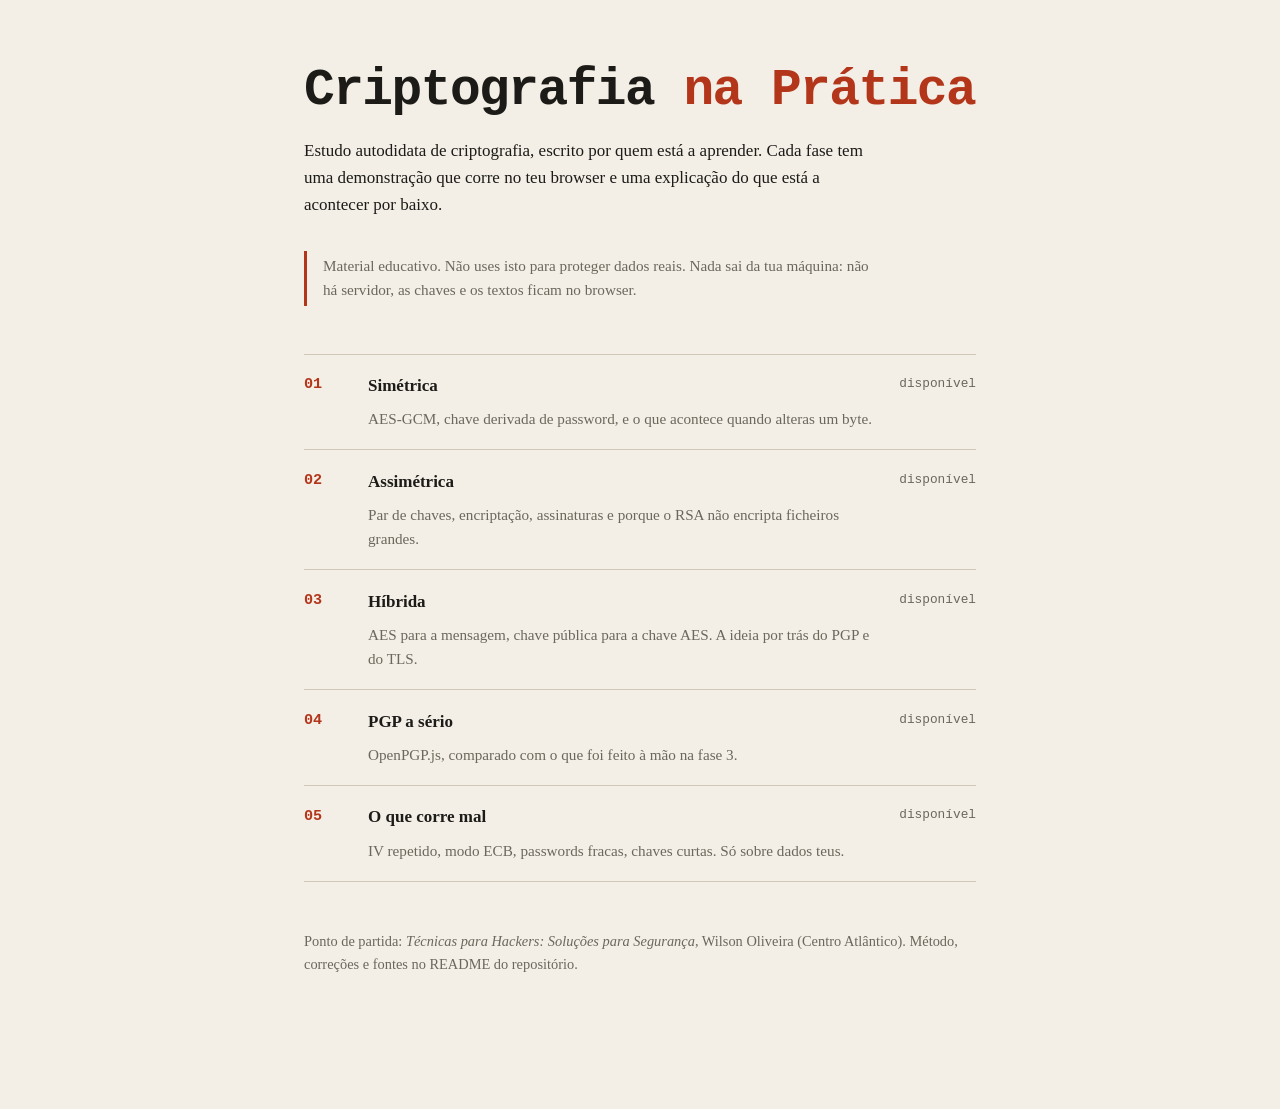
<file: index.html>
<!doctype html>
<html lang="pt-PT">
<head>
<meta charset="utf-8">
<meta name="viewport" content="width=device-width, initial-scale=1">
<title>Criptografia na Prática</title>
<meta name="description" content="Estudo autodidata de criptografia, do AES ao PGP, com demonstrações que correm no browser.">
<style>
  :root {
    --bg: #f3efe6;
    --ink: #1c1b18;
    --muted: #6b675d;
    --line: #cfc8b6;
    --accent: #b3361b;
  }
  @media (prefers-color-scheme: dark) {
    :root {
      --bg: #14130f;
      --ink: #ece7d9;
      --muted: #9a9482;
      --line: #36332a;
      --accent: #e8664a;
    }
  }
  * { box-sizing: border-box; }
  body {
    margin: 0;
    background: var(--bg);
    color: var(--ink);
    font: 17px/1.6 Georgia, "Iowan Old Style", "Times New Roman", serif;
  }
  main { max-width: 44rem; margin: 0 auto; padding: 4rem 1rem 5rem; }
  h1 {
    font: 700 clamp(2rem, 7vw, 3.2rem)/1.05 ui-monospace, "SF Mono", Menlo, Consolas, monospace;
    letter-spacing: -0.03em;
    margin: 0 0 1.2rem;
  }
  h1 span { color: var(--accent); }
  p { margin: 0 0 1rem; max-width: 36rem; }
  .aviso {
    border-left: 3px solid var(--accent);
    padding: 0.2rem 0 0.2rem 1rem;
    color: var(--muted);
    margin: 2rem 0 3rem;
    font-size: 0.95rem;
  }
  ol { list-style: none; margin: 0; padding: 0; border-top: 1px solid var(--line); }
  li { border-bottom: 1px solid var(--line); }
  li a, li .off {
    display: grid;
    grid-template-columns: 3rem 1fr auto;
    gap: 0.5rem 1rem;
    padding: 1.1rem 0;
    color: inherit;
    text-decoration: none;
  }
  .n { font: 600 0.95rem ui-monospace, Menlo, Consolas, monospace; color: var(--accent); padding-top: 0.2rem; }
  .t { font-weight: 700; }
  .d { grid-column: 2; color: var(--muted); font-size: 0.95rem; }
  .s { font: 0.8rem ui-monospace, Menlo, Consolas, monospace; color: var(--muted); padding-top: 0.25rem; }
  li a:hover .t, li a:focus-visible .t { text-decoration: underline; text-decoration-color: var(--accent); text-underline-offset: 4px; }
  li a:focus-visible { outline: 2px solid var(--accent); outline-offset: 2px; }
  .off { opacity: 0.55; }
  footer { margin-top: 3rem; color: var(--muted); font-size: 0.9rem; }
  footer a { color: inherit; }
  @media (max-width: 30rem) {
    li a, li .off { grid-template-columns: 2.2rem 1fr; }
    .s { grid-column: 2; padding: 0; }
    .d { grid-column: 2; }
  }
</style>
</head>
<body>
<main>
  <h1>Criptografia <span>na Prática</span></h1>
  <p>Estudo autodidata de criptografia, escrito por quem está a aprender. Cada fase tem uma demonstração que corre no teu browser e uma explicação do que está a acontecer por baixo.</p>

  <p class="aviso">Material educativo. Não uses isto para proteger dados reais. Nada sai da tua máquina: não há servidor, as chaves e os textos ficam no browser.</p>

  <ol>
    <li>
      <a href="fase-1-simetrica/">
        <span class="n">01</span>
        <span class="t">Simétrica</span>
        <span class="s">disponível</span>
        <span class="d">AES-GCM, chave derivada de password, e o que acontece quando alteras um byte.</span>
      </a>
    </li>
    <li>
      <a href="fase-2-assimetrica/">
        <span class="n">02</span>
        <span class="t">Assimétrica</span>
        <span class="s">disponível</span>
        <span class="d">Par de chaves, encriptação, assinaturas e porque o RSA não encripta ficheiros grandes.</span>
      
      </a>
    </li>
    <li>
      <a href="fase-3-hibrida/">
        <span class="n">03</span>
        <span class="t">Híbrida</span>
        <span class="s">disponível</span>
        <span class="d">AES para a mensagem, chave pública para a chave AES. A ideia por trás do PGP e do TLS.</span>
      
      </a>
    </li>
    <li>
      <a href="fase-4-pgp/">
        <span class="n">04</span>
        <span class="t">PGP a sério</span>
        <span class="s">disponível</span>
        <span class="d">OpenPGP.js, comparado com o que foi feito à mão na fase 3.</span>
      
      </a>
    </li>
    <li>
      <a href="fase-5-o-que-corre-mal/">
        <span class="n">05</span>
        <span class="t">O que corre mal</span>
        <span class="s">disponível</span>
        <span class="d">IV repetido, modo ECB, passwords fracas, chaves curtas. Só sobre dados teus.</span>
      
      </a>
    </li>
  </ol>

  <footer>
    Ponto de partida: <em>Técnicas para Hackers: Soluções para Segurança</em>, Wilson Oliveira (Centro Atlântico). Método, correções e fontes no README do repositório.
  </footer>
</main>
</body>
</html>
</file>
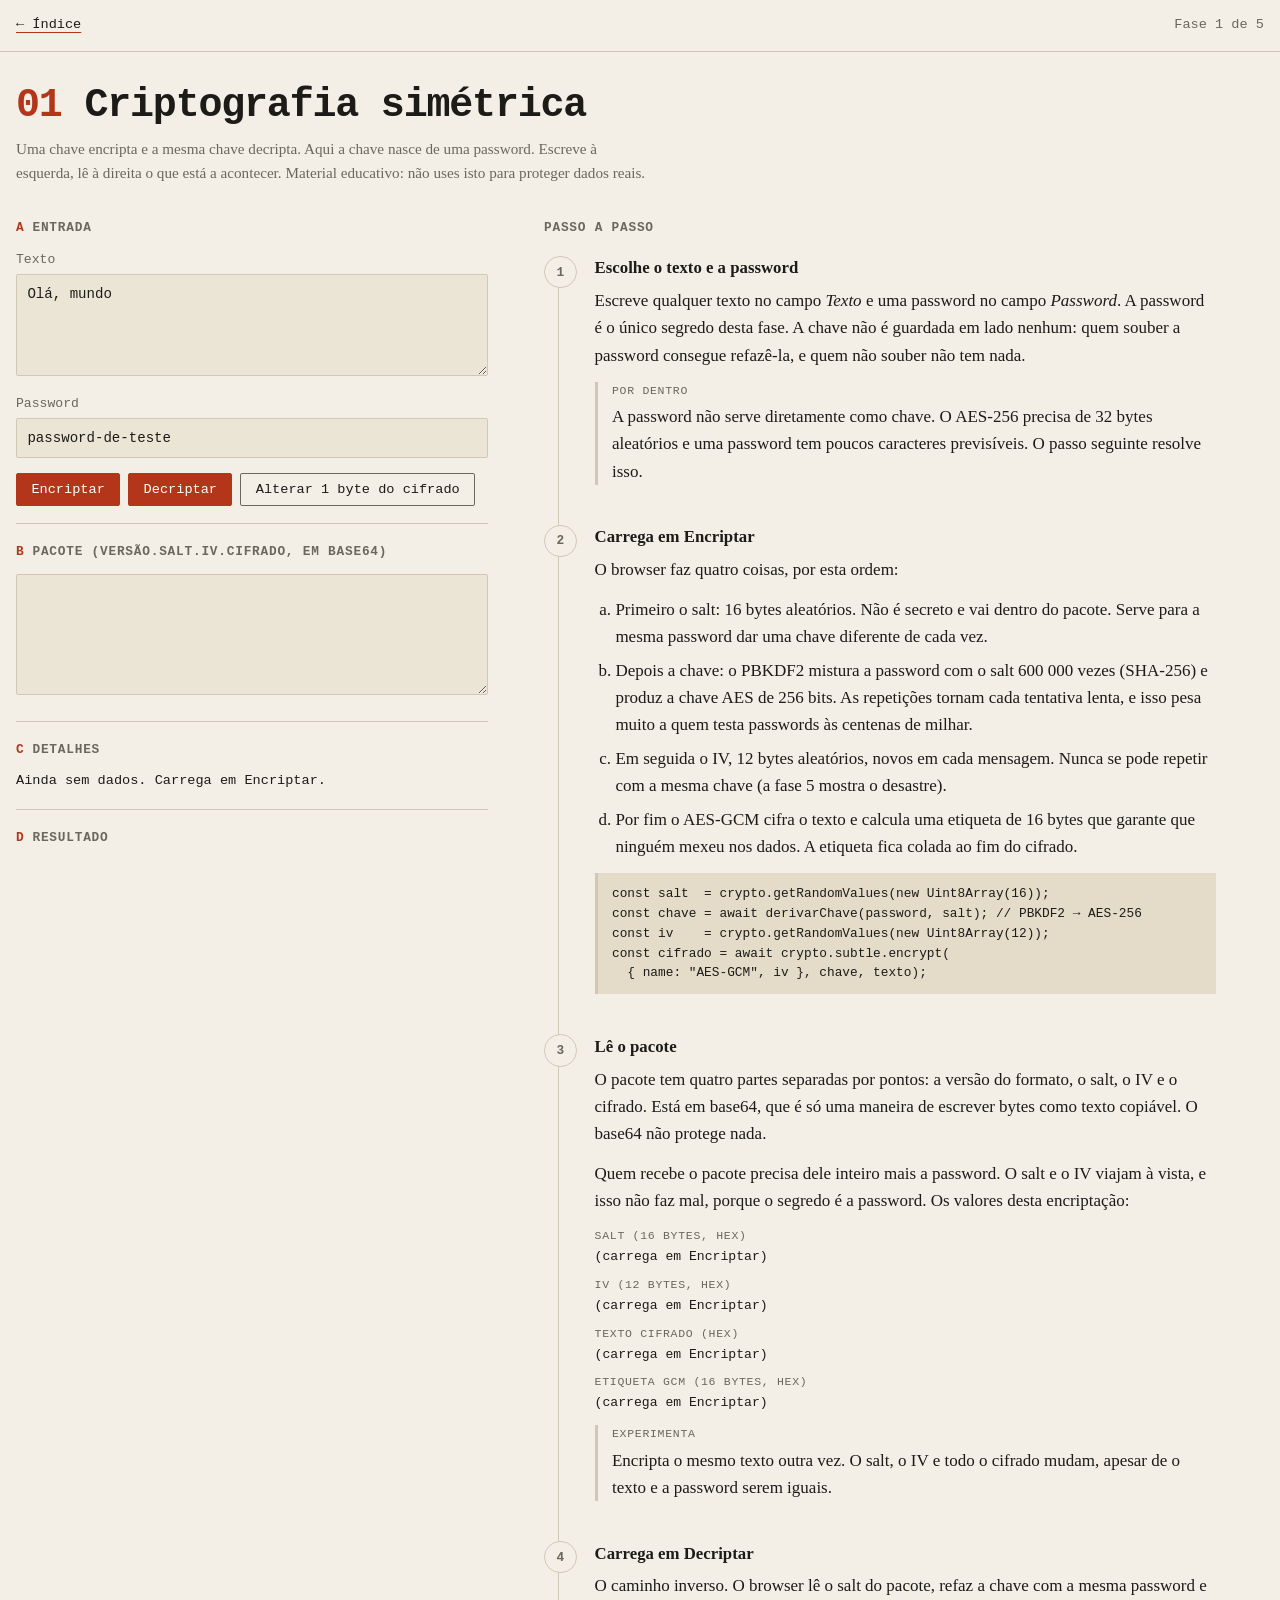
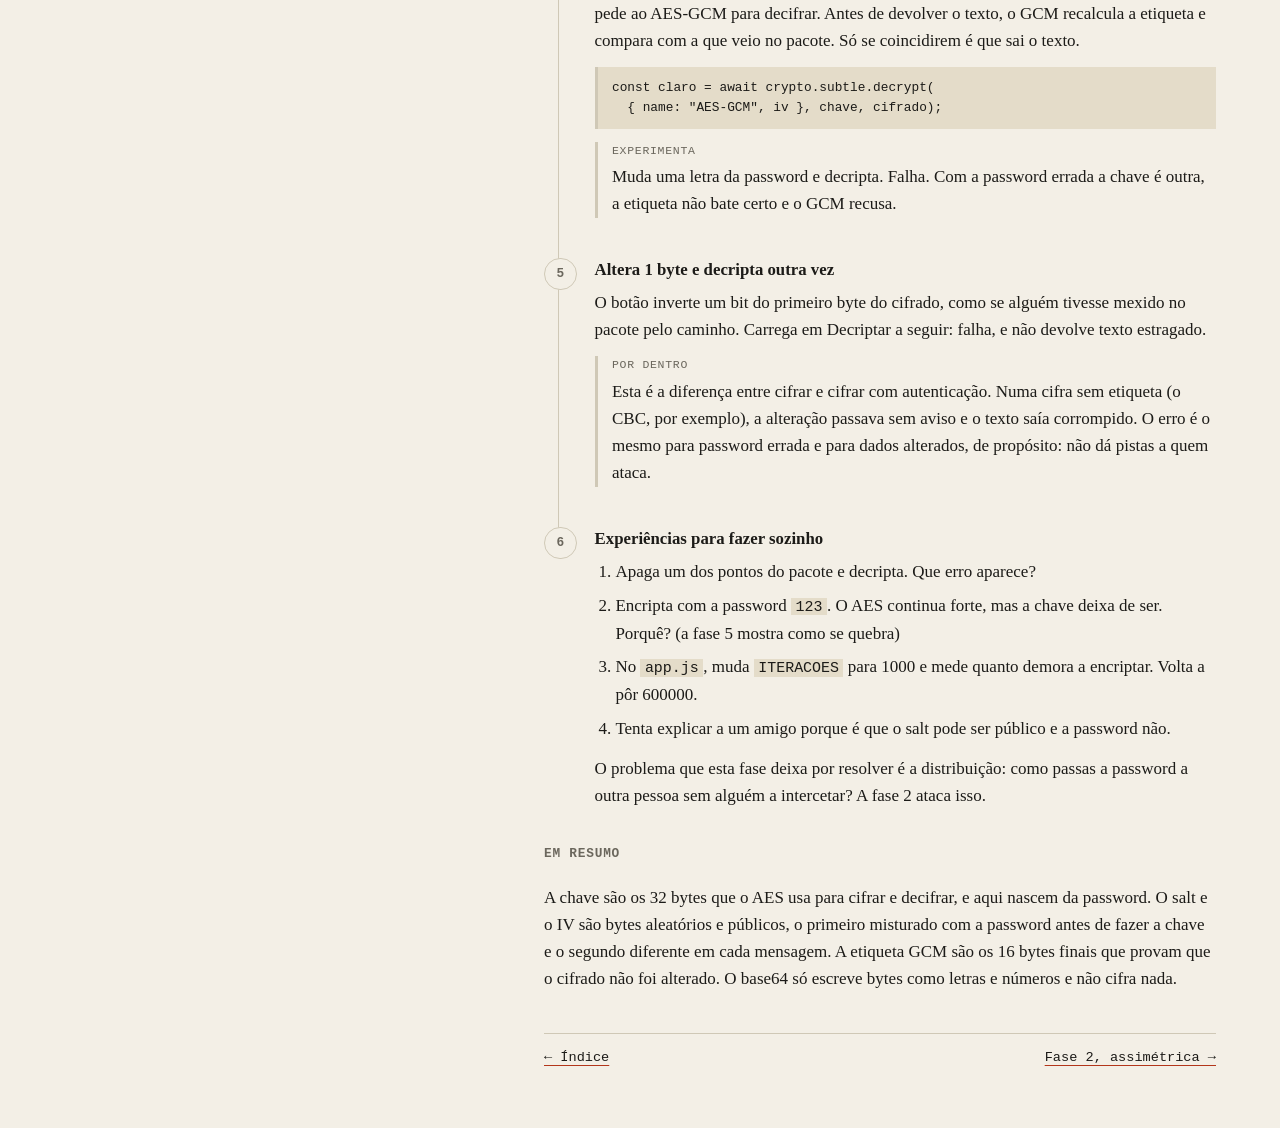
<file: fase-1-simetrica/index.html>
<!doctype html>
<html lang="pt-PT">
<head>
  <meta charset="utf-8">
  <meta name="viewport" content="width=device-width, initial-scale=1">
  <title>Fase 1: criptografia simétrica | Criptografia na Prática</title>
  <link rel="stylesheet" href="../assets/fase.css">
</head>
<body>
  <header class="topo">
    <div class="topo-in">
      <a href="../">← Índice</a>
      <span class="pos">Fase 1 de 5</span>
    </div>
  </header>

  <main class="fase">
    <div class="cabecalho">
      <h1><span>01</span> Criptografia simétrica</h1>
      <p>Uma chave encripta e a mesma chave decripta. Aqui a chave nasce de uma password. Escreve à esquerda, lê à direita o que está a acontecer. Material educativo: não uses isto para proteger dados reais.</p>
    </div>

    <!-- ESQUERDA: laboratório -->
    <div class="lab">
      <section class="bloco">
        <h2><b>A</b>Entrada</h2>
        <label for="texto">Texto</label>
        <textarea id="texto" rows="4">Olá, mundo</textarea>

        <label for="password">Password</label>
        <input id="password" type="text" value="password-de-teste" autocomplete="off" spellcheck="false">

        <div class="botoes">
          <button id="encriptar">Encriptar</button>
          <button id="decriptar">Decriptar</button>
          <button id="adulterar" class="secundario">Alterar 1 byte do cifrado</button>
        </div>
      </section>

      <section class="bloco">
        <h2><b>B</b>Pacote (versão.salt.iv.cifrado, em base64)</h2>
        <textarea id="pacote" rows="5" spellcheck="false" aria-label="Pacote cifrado"></textarea>
      </section>

      <section class="bloco">
        <h2><b>C</b>Detalhes</h2>
        <pre id="detalhes">Ainda sem dados. Carrega em Encriptar.</pre>
      </section>

      <section class="bloco">
        <h2><b>D</b>Resultado</h2>
        <pre id="resultado" aria-live="polite"></pre>
      </section>
    </div>

    <!-- DIREITA: guia -->
    <aside class="guia" aria-label="Passo a passo">
      <h2 class="titulo-guia">Passo a passo</h2>
      <ol class="passos">

        <li class="passo" data-passo="entrada">
          <h3>Escolhe o texto e a password</h3>
          <div class="corpo">
            <p>Escreve qualquer texto no campo <em>Texto</em> e uma password no campo <em>Password</em>. A password é o único segredo desta fase. A chave não é guardada em lado nenhum: quem souber a password consegue refazê-la, e quem não souber não tem nada.</p>
            <p class="por-dentro"><span class="etq">Por dentro</span>A password não serve diretamente como chave. O AES-256 precisa de 32 bytes aleatórios e uma password tem poucos caracteres previsíveis. O passo seguinte resolve isso.</p>
          </div>
        </li>

        <li class="passo" data-passo="encriptar">
          <h3>Carrega em Encriptar</h3>
          <div class="corpo">
            <p>O browser faz quatro coisas, por esta ordem:</p>
            <ol class="sub" type="a">
              <li>Primeiro o salt: 16 bytes aleatórios. Não é secreto e vai dentro do pacote. Serve para a mesma password dar uma chave diferente de cada vez.</li>
              <li>Depois a chave: o PBKDF2 mistura a password com o salt 600 000 vezes (SHA-256) e produz a chave AES de 256 bits. As repetições tornam cada tentativa lenta, e isso pesa muito a quem testa passwords às centenas de milhar.</li>
              <li>Em seguida o IV, 12 bytes aleatórios, novos em cada mensagem. Nunca se pode repetir com a mesma chave (a fase 5 mostra o desastre).</li>
              <li>Por fim o AES-GCM cifra o texto e calcula uma etiqueta de 16 bytes que garante que ninguém mexeu nos dados. A etiqueta fica colada ao fim do cifrado.</li>
            </ol>
            <pre class="codigo">const salt  = crypto.getRandomValues(new Uint8Array(16));
const chave = await derivarChave(password, salt); // PBKDF2 → AES-256
const iv    = crypto.getRandomValues(new Uint8Array(12));
const cifrado = await crypto.subtle.encrypt(
  { name: "AES-GCM", iv }, chave, texto);</pre>
          </div>
        </li>

        <li class="passo" data-passo="pacote">
          <h3>Lê o pacote</h3>
          <div class="corpo">
            <p>O pacote tem quatro partes separadas por pontos: a versão do formato, o salt, o IV e o cifrado. Está em base64, que é só uma maneira de escrever bytes como texto copiável. O base64 não protege nada.</p>
            <p>Quem recebe o pacote precisa dele inteiro mais a password. O salt e o IV viajam à vista, e isso não faz mal, porque o segredo é a password. Os valores desta encriptação:</p>
            <dl class="valores">
              <dt>Salt (16 bytes, hex)</dt>
              <dd data-live="salt">(carrega em Encriptar)</dd>
              <dt>IV (12 bytes, hex)</dt>
              <dd data-live="iv">(carrega em Encriptar)</dd>
              <dt>Texto cifrado (hex)</dt>
              <dd data-live="cifrado">(carrega em Encriptar)</dd>
              <dt>Etiqueta GCM (16 bytes, hex)</dt>
              <dd data-live="etiqueta">(carrega em Encriptar)</dd>
            </dl>
            <p class="por-dentro"><span class="etq">Experimenta</span>Encripta o mesmo texto outra vez. O salt, o IV e todo o cifrado mudam, apesar de o texto e a password serem iguais.</p>
          </div>
        </li>

        <li class="passo" data-passo="decriptar">
          <h3>Carrega em Decriptar</h3>
          <div class="corpo">
            <p>O caminho inverso. O browser lê o salt do pacote, refaz a chave com a mesma password e pede ao AES-GCM para decifrar. Antes de devolver o texto, o GCM recalcula a etiqueta e compara com a que veio no pacote. Só se coincidirem é que sai o texto.</p>
            <pre class="codigo">const claro = await crypto.subtle.decrypt(
  { name: "AES-GCM", iv }, chave, cifrado);</pre>
            <p class="por-dentro"><span class="etq">Experimenta</span>Muda uma letra da password e decripta. Falha. Com a password errada a chave é outra, a etiqueta não bate certo e o GCM recusa.</p>
          </div>
        </li>

        <li class="passo" data-passo="adulterar">
          <h3>Altera 1 byte e decripta outra vez</h3>
          <div class="corpo">
            <p>O botão inverte um bit do primeiro byte do cifrado, como se alguém tivesse mexido no pacote pelo caminho. Carrega em Decriptar a seguir: falha, e não devolve texto estragado.</p>
            <p class="por-dentro"><span class="etq">Por dentro</span>Esta é a diferença entre cifrar e cifrar com autenticação. Numa cifra sem etiqueta (o CBC, por exemplo), a alteração passava sem aviso e o texto saía corrompido. O erro é o mesmo para password errada e para dados alterados, de propósito: não dá pistas a quem ataca.</p>
          </div>
        </li>

        <li class="passo" data-passo="experiencias">
          <h3>Experiências para fazer sozinho</h3>
          <div class="corpo">
            <ol class="sub">
              <li>Apaga um dos pontos do pacote e decripta. Que erro aparece?</li>
              <li>Encripta com a password <code>123</code>. O AES continua forte, mas a chave deixa de ser. Porquê? (a fase 5 mostra como se quebra)</li>
              <li>No <code>app.js</code>, muda <code>ITERACOES</code> para 1000 e mede quanto demora a encriptar. Volta a pôr 600000.</li>
              <li>Tenta explicar a um amigo porque é que o salt pode ser público e a password não.</li>
            </ol>
            <p>O problema que esta fase deixa por resolver é a distribuição: como passas a password a outra pessoa sem alguém a intercetar? A fase 2 ataca isso.</p>
          </div>
        </li>
      </ol>

      <h2 class="titulo-guia" style="margin-top:2.2rem">Em resumo</h2>
      <p>A chave são os 32 bytes que o AES usa para cifrar e decifrar, e aqui nascem da password. O salt e o IV são bytes aleatórios e públicos, o primeiro misturado com a password antes de fazer a chave e o segundo diferente em cada mensagem. A etiqueta GCM são os 16 bytes finais que provam que o cifrado não foi alterado. O base64 só escreve bytes como letras e números e não cifra nada.</p>

      <nav class="rodape-fase" aria-label="Navegação entre fases">
        <a href="../">← Índice</a>
        <a href="../fase-2-assimetrica/">Fase 2, assimétrica →</a>
      </nav>
    </aside>
  </main>

  <script src="../assets/fase.js"></script>
  <script src="app.js"></script>
</body>
</html>
</file>
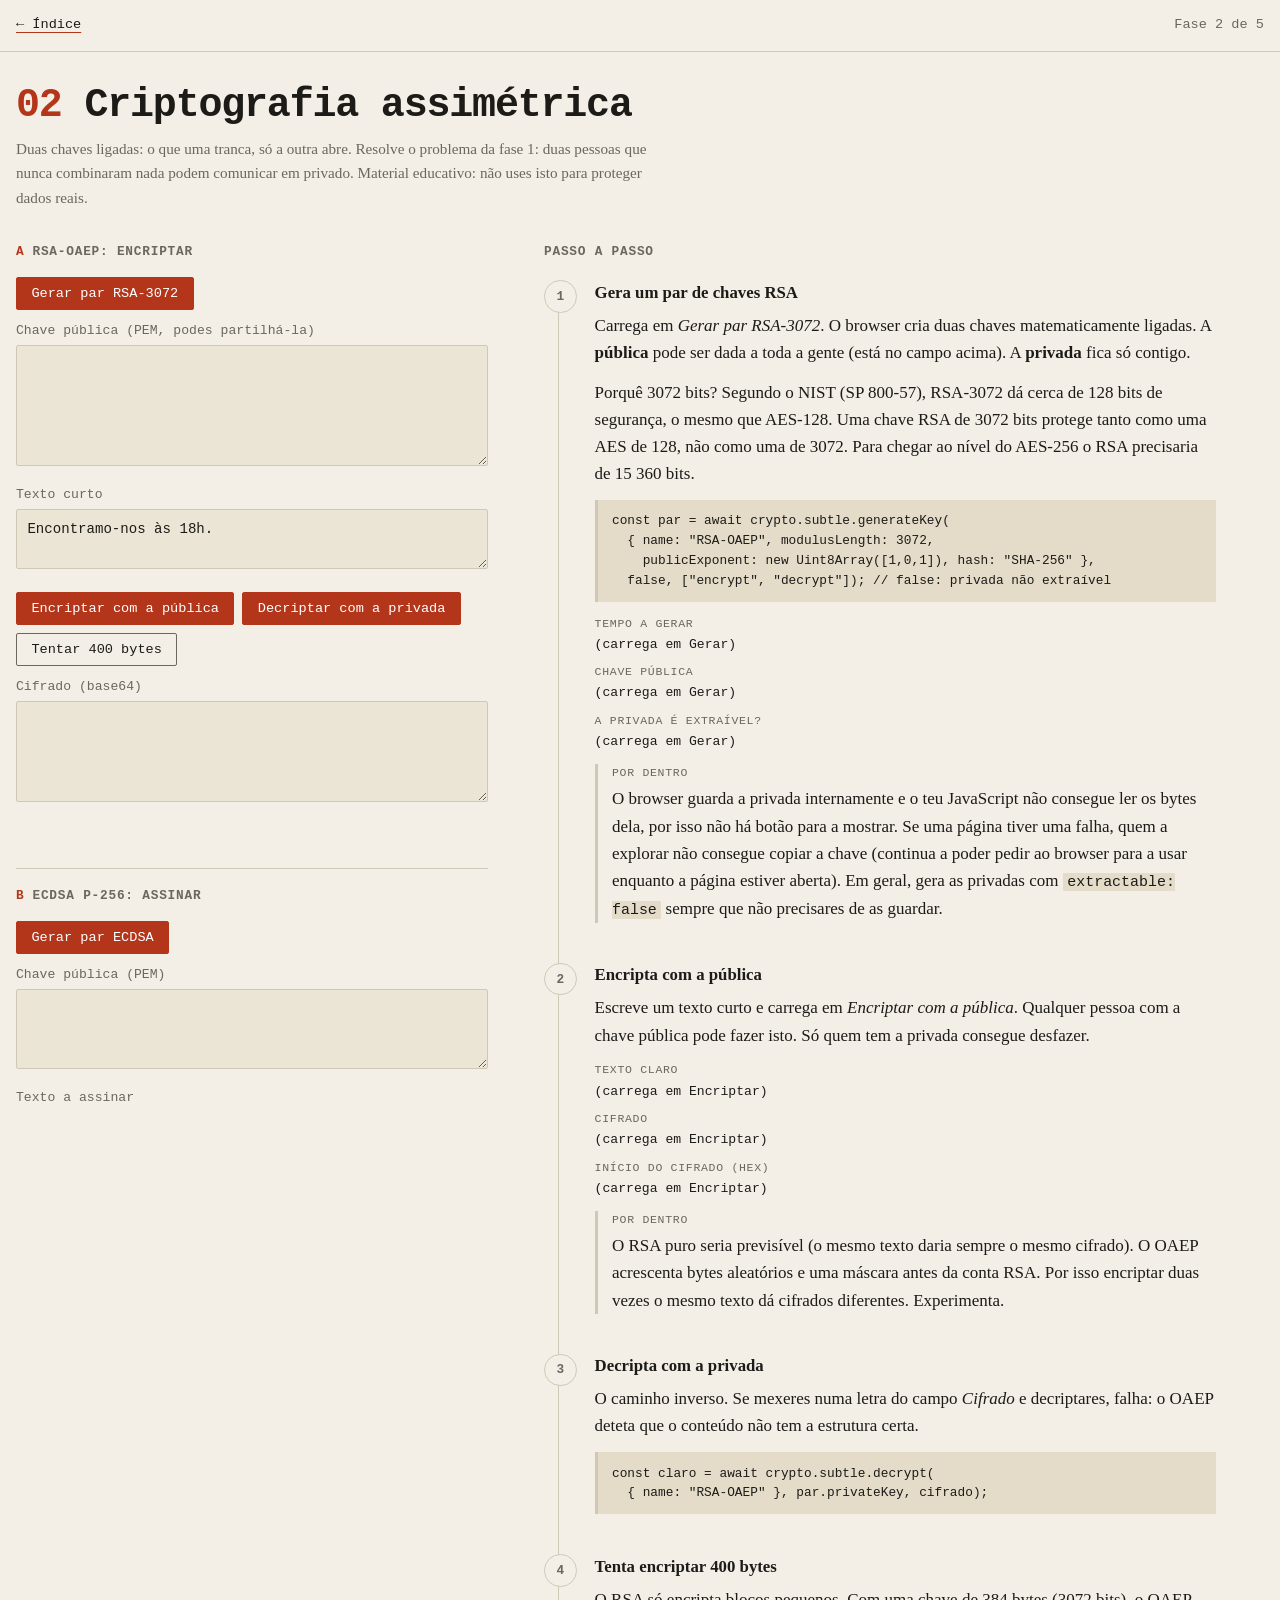
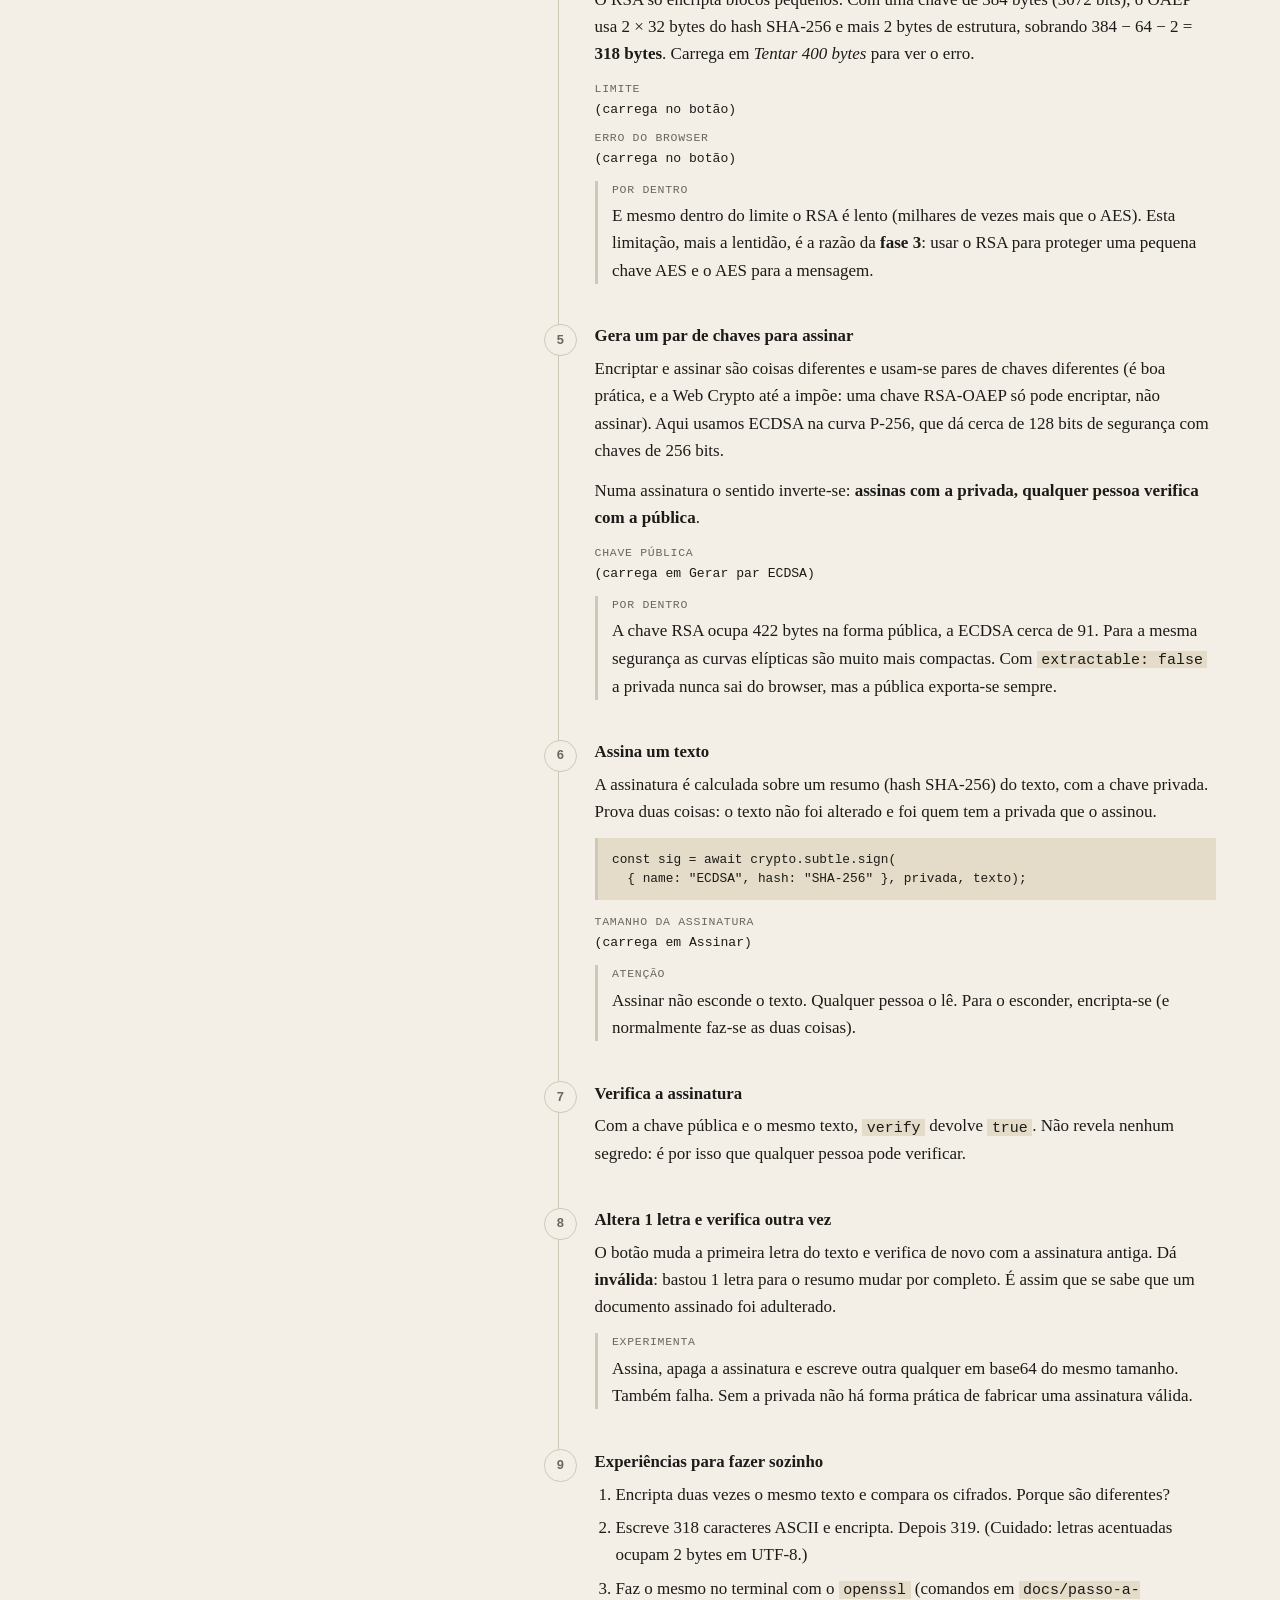
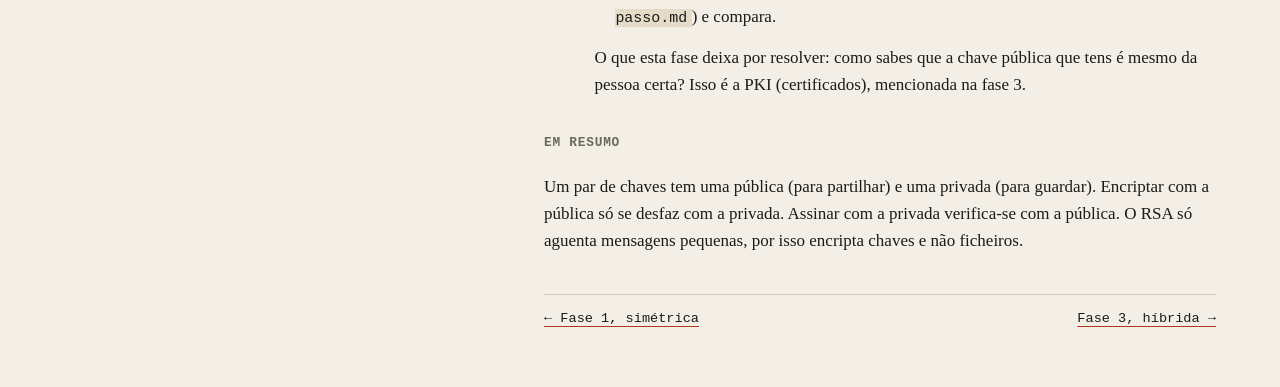
<file: fase-2-assimetrica/index.html>
<!doctype html>
<html lang="pt-PT">
<head>
  <meta charset="utf-8">
  <meta name="viewport" content="width=device-width, initial-scale=1">
  <title>Fase 2: criptografia assimétrica | Criptografia na Prática</title>
  <link rel="stylesheet" href="../assets/fase.css">
</head>
<body>
  <header class="topo">
    <div class="topo-in">
      <a href="../">← Índice</a>
      <span class="pos">Fase 2 de 5</span>
    </div>
  </header>

  <main class="fase">
    <div class="cabecalho">
      <h1><span>02</span> Criptografia assimétrica</h1>
      <p>Duas chaves ligadas: o que uma tranca, só a outra abre. Resolve o problema da fase 1: duas pessoas que nunca combinaram nada podem comunicar em privado. Material educativo: não uses isto para proteger dados reais.</p>
    </div>

    <div class="lab">
      <section class="bloco">
        <h2><b>A</b>RSA-OAEP: encriptar</h2>
        <div class="botoes"><button id="gerar-rsa">Gerar par RSA-3072</button></div>
        <label for="pub-rsa">Chave pública (PEM, podes partilhá-la)</label>
        <textarea id="pub-rsa" rows="5" readonly spellcheck="false"></textarea>
        <label for="txt-rsa">Texto curto</label>
        <textarea id="txt-rsa" rows="2">Encontramo-nos às 18h.</textarea>
        <div class="botoes">
          <button id="enc-rsa">Encriptar com a pública</button>
          <button id="dec-rsa">Decriptar com a privada</button>
          <button id="grande-rsa" class="secundario">Tentar 400 bytes</button>
        </div>
        <label for="cif-rsa">Cifrado (base64)</label>
        <textarea id="cif-rsa" rows="4" spellcheck="false"></textarea>
        <pre id="res-rsa" class="res" aria-live="polite"></pre>
      </section>

      <section class="bloco">
        <h2><b>B</b>ECDSA P-256: assinar</h2>
        <div class="botoes"><button id="gerar-ec">Gerar par ECDSA</button></div>
        <label for="pub-ec">Chave pública (PEM)</label>
        <textarea id="pub-ec" rows="3" readonly spellcheck="false"></textarea>
        <label for="txt-ec">Texto a assinar</label>
        <textarea id="txt-ec" rows="2">Pago 50 euros ao João.</textarea>
        <div class="botoes">
          <button id="assinar">Assinar com a privada</button>
          <button id="verificar">Verificar com a pública</button>
          <button id="alterar" class="secundario">Alterar 1 letra e verificar</button>
        </div>
        <label for="sig">Assinatura (base64)</label>
        <textarea id="sig" rows="2" spellcheck="false"></textarea>
        <pre id="res-ec" class="res" aria-live="polite"></pre>
      </section>
    </div>

    <aside class="guia" aria-label="Passo a passo">
      <h2 class="titulo-guia">Passo a passo</h2>
      <ol class="passos">

        <li class="passo" data-passo="gerar-rsa">
          <h3>Gera um par de chaves RSA</h3>
          <div class="corpo">
            <p>Carrega em <em>Gerar par RSA-3072</em>. O browser cria duas chaves matematicamente ligadas. A <strong>pública</strong> pode ser dada a toda a gente (está no campo acima). A <strong>privada</strong> fica só contigo.</p>
            <p>Porquê 3072 bits? Segundo o NIST (SP 800-57), RSA-3072 dá cerca de 128 bits de segurança, o mesmo que AES-128. Uma chave RSA de 3072 bits protege tanto como uma AES de 128, não como uma de 3072. Para chegar ao nível do AES-256 o RSA precisaria de 15 360 bits.</p>
            <pre class="codigo">const par = await crypto.subtle.generateKey(
  { name: "RSA-OAEP", modulusLength: 3072,
    publicExponent: new Uint8Array([1,0,1]), hash: "SHA-256" },
  false, ["encrypt", "decrypt"]); // false: privada não extraível</pre>
            <dl class="valores">
              <dt>Tempo a gerar</dt><dd data-live="rsa-tempo">(carrega em Gerar)</dd>
              <dt>Chave pública</dt><dd data-live="rsa-pub-bytes">(carrega em Gerar)</dd>
              <dt>A privada é extraível?</dt><dd data-live="rsa-extraivel">(carrega em Gerar)</dd>
            </dl>
            <p class="por-dentro"><span class="etq">Por dentro</span>O browser guarda a privada internamente e o teu JavaScript não consegue ler os bytes dela, por isso não há botão para a mostrar. Se uma página tiver uma falha, quem a explorar não consegue copiar a chave (continua a poder pedir ao browser para a usar enquanto a página estiver aberta). Em geral, gera as privadas com <code>extractable: false</code> sempre que não precisares de as guardar.</p>
          </div>
        </li>

        <li class="passo" data-passo="enc-rsa">
          <h3>Encripta com a pública</h3>
          <div class="corpo">
            <p>Escreve um texto curto e carrega em <em>Encriptar com a pública</em>. Qualquer pessoa com a chave pública pode fazer isto. Só quem tem a privada consegue desfazer.</p>
            <dl class="valores">
              <dt>Texto claro</dt><dd data-live="rsa-claro-n">(carrega em Encriptar)</dd>
              <dt>Cifrado</dt><dd data-live="rsa-cifrado-n">(carrega em Encriptar)</dd>
              <dt>Início do cifrado (hex)</dt><dd data-live="rsa-cifrado">(carrega em Encriptar)</dd>
            </dl>
            <p class="por-dentro"><span class="etq">Por dentro</span>O RSA puro seria previsível (o mesmo texto daria sempre o mesmo cifrado). O OAEP acrescenta bytes aleatórios e uma máscara antes da conta RSA. Por isso encriptar duas vezes o mesmo texto dá cifrados diferentes. Experimenta.</p>
          </div>
        </li>

        <li class="passo" data-passo="dec-rsa">
          <h3>Decripta com a privada</h3>
          <div class="corpo">
            <p>O caminho inverso. Se mexeres numa letra do campo <em>Cifrado</em> e decriptares, falha: o OAEP deteta que o conteúdo não tem a estrutura certa.</p>
            <pre class="codigo">const claro = await crypto.subtle.decrypt(
  { name: "RSA-OAEP" }, par.privateKey, cifrado);</pre>
          </div>
        </li>

        <li class="passo" data-passo="grande-rsa">
          <h3>Tenta encriptar 400 bytes</h3>
          <div class="corpo">
            <p>O RSA só encripta blocos pequenos. Com uma chave de 384 bytes (3072 bits), o OAEP usa 2 × 32 bytes do hash SHA-256 e mais 2 bytes de estrutura, sobrando 384 − 64 − 2 = <strong>318 bytes</strong>. Carrega em <em>Tentar 400 bytes</em> para ver o erro.</p>
            <dl class="valores">
              <dt>Limite</dt><dd data-live="rsa-limite">(carrega no botão)</dd>
              <dt>Erro do browser</dt><dd data-live="rsa-erro">(carrega no botão)</dd>
            </dl>
            <p class="por-dentro"><span class="etq">Por dentro</span>E mesmo dentro do limite o RSA é lento (milhares de vezes mais que o AES). Esta limitação, mais a lentidão, é a razão da <strong>fase 3</strong>: usar o RSA para proteger uma pequena chave AES e o AES para a mensagem.</p>
          </div>
        </li>

        <li class="passo" data-passo="gerar-ec">
          <h3>Gera um par de chaves para assinar</h3>
          <div class="corpo">
            <p>Encriptar e assinar são coisas diferentes e usam-se pares de chaves diferentes (é boa prática, e a Web Crypto até a impõe: uma chave RSA-OAEP só pode encriptar, não assinar). Aqui usamos ECDSA na curva P-256, que dá cerca de 128 bits de segurança com chaves de 256 bits.</p>
            <p>Numa assinatura o sentido inverte-se: <strong>assinas com a privada, qualquer pessoa verifica com a pública</strong>.</p>
            <dl class="valores"><dt>Chave pública</dt><dd data-live="ec-pub-bytes">(carrega em Gerar par ECDSA)</dd></dl>
            <p class="por-dentro"><span class="etq">Por dentro</span>A chave RSA ocupa 422 bytes na forma pública, a ECDSA cerca de 91. Para a mesma segurança as curvas elípticas são muito mais compactas. Com <code>extractable: false</code> a privada nunca sai do browser, mas a pública exporta-se sempre.</p>
          </div>
        </li>

        <li class="passo" data-passo="assinar">
          <h3>Assina um texto</h3>
          <div class="corpo">
            <p>A assinatura é calculada sobre um resumo (hash SHA-256) do texto, com a chave privada. Prova duas coisas: o texto não foi alterado e foi quem tem a privada que o assinou.</p>
            <pre class="codigo">const sig = await crypto.subtle.sign(
  { name: "ECDSA", hash: "SHA-256" }, privada, texto);</pre>
            <dl class="valores"><dt>Tamanho da assinatura</dt><dd data-live="ec-sig-n">(carrega em Assinar)</dd></dl>
            <p class="por-dentro"><span class="etq">Atenção</span>Assinar não esconde o texto. Qualquer pessoa o lê. Para o esconder, encripta-se (e normalmente faz-se as duas coisas).</p>
          </div>
        </li>

        <li class="passo" data-passo="verificar">
          <h3>Verifica a assinatura</h3>
          <div class="corpo">
            <p>Com a chave pública e o mesmo texto, <code>verify</code> devolve <code>true</code>. Não revela nenhum segredo: é por isso que qualquer pessoa pode verificar.</p>
          </div>
        </li>

        <li class="passo" data-passo="alterar">
          <h3>Altera 1 letra e verifica outra vez</h3>
          <div class="corpo">
            <p>O botão muda a primeira letra do texto e verifica de novo com a assinatura antiga. Dá <strong>inválida</strong>: bastou 1 letra para o resumo mudar por completo. É assim que se sabe que um documento assinado foi adulterado.</p>
            <p class="por-dentro"><span class="etq">Experimenta</span>Assina, apaga a assinatura e escreve outra qualquer em base64 do mesmo tamanho. Também falha. Sem a privada não há forma prática de fabricar uma assinatura válida.</p>
          </div>
        </li>

        <li class="passo" data-passo="experiencias">
          <h3>Experiências para fazer sozinho</h3>
          <div class="corpo">
            <ol class="sub">
              <li>Encripta duas vezes o mesmo texto e compara os cifrados. Porque são diferentes?</li>
              <li>Escreve 318 caracteres ASCII e encripta. Depois 319. (Cuidado: letras acentuadas ocupam 2 bytes em UTF-8.)</li>
              <li>Faz o mesmo no terminal com o <code>openssl</code> (comandos em <code>docs/passo-a-passo.md</code>) e compara.</li>
            </ol>
            <p>O que esta fase deixa por resolver: como sabes que a chave pública que tens é mesmo da pessoa certa? Isso é a PKI (certificados), mencionada na fase 3.</p>
          </div>
        </li>
      </ol>

      <h2 class="titulo-guia" style="margin-top:2.2rem">Em resumo</h2>
      <p>Um par de chaves tem uma pública (para partilhar) e uma privada (para guardar). Encriptar com a pública só se desfaz com a privada. Assinar com a privada verifica-se com a pública. O RSA só aguenta mensagens pequenas, por isso encripta chaves e não ficheiros.</p>

      <nav class="rodape-fase" aria-label="Navegação entre fases">
        <a href="../fase-1-simetrica/">← Fase 1, simétrica</a>
        <a href="../fase-3-hibrida/">Fase 3, híbrida →</a>
      </nav>
    </aside>
  </main>

  <script src="../assets/fase.js"></script>
  <script src="../assets/util.js"></script>
  <script src="app.js"></script>
</body>
</html>
</file>
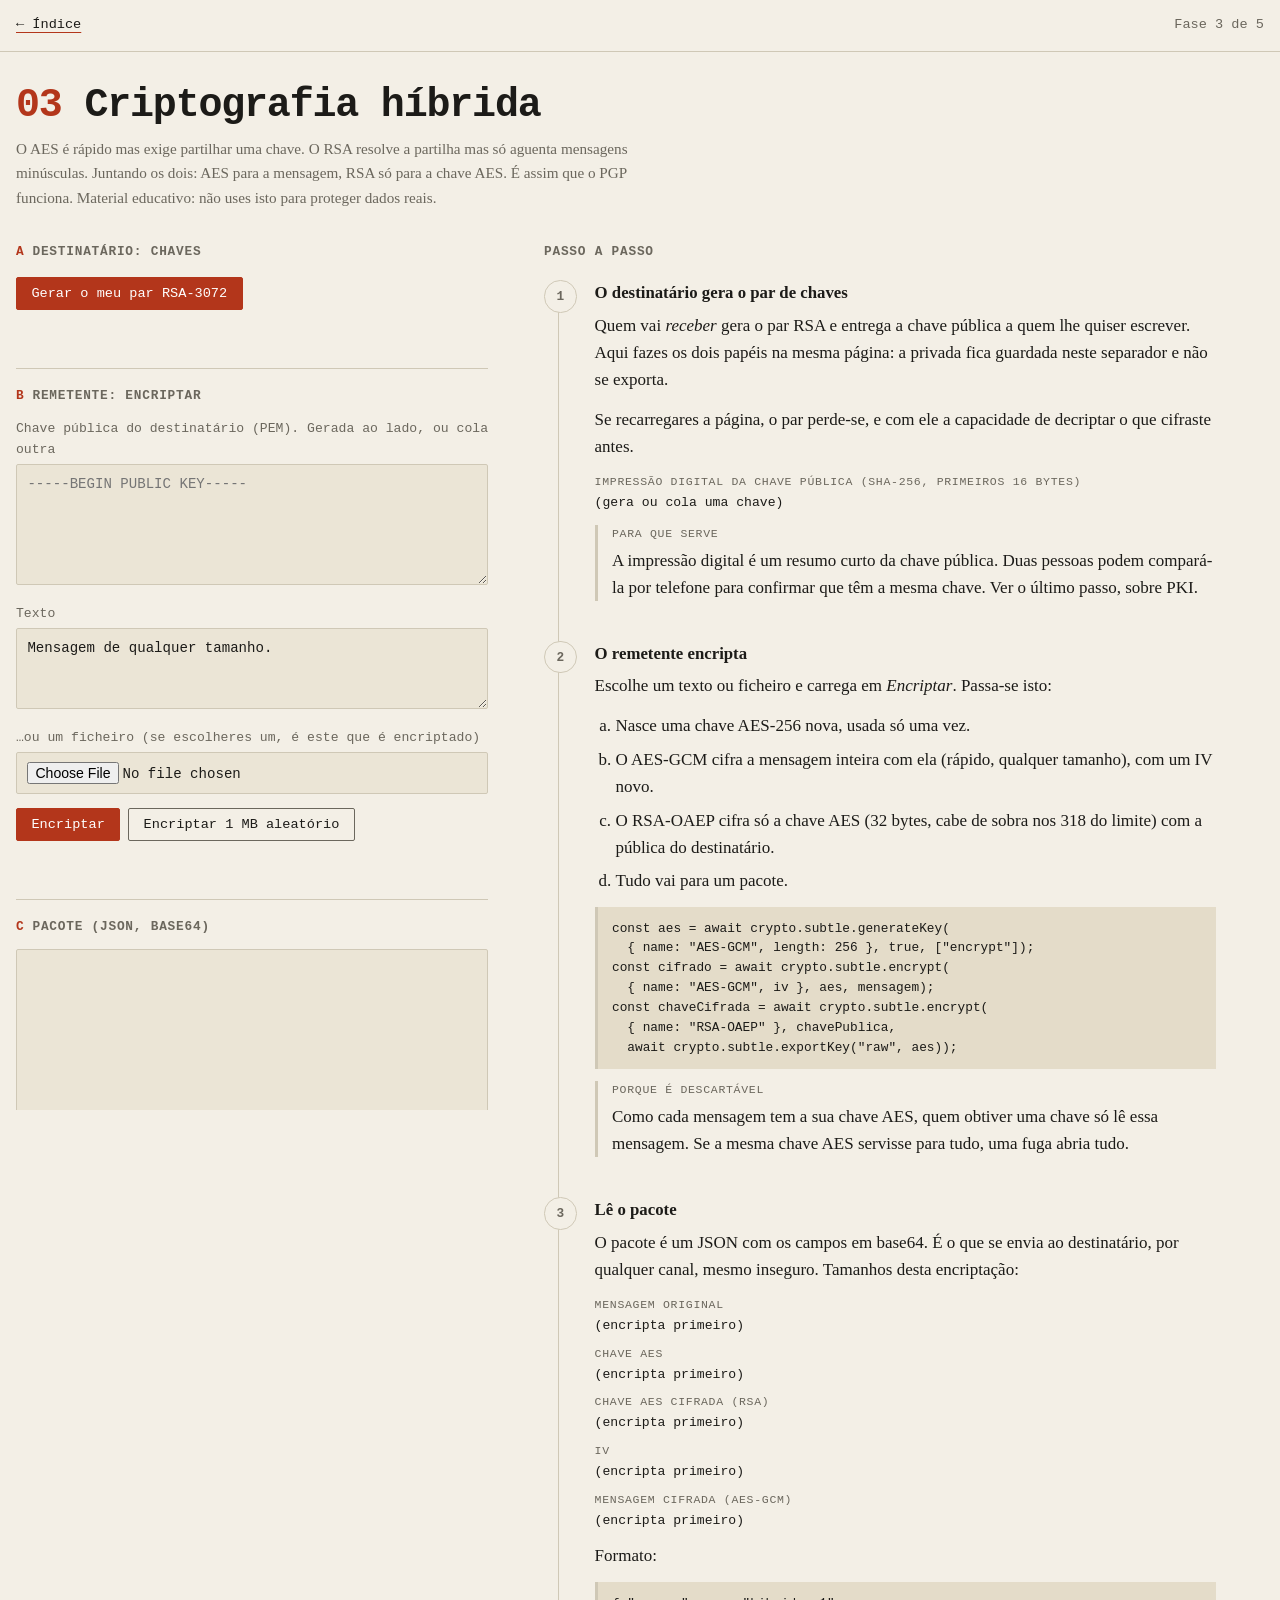
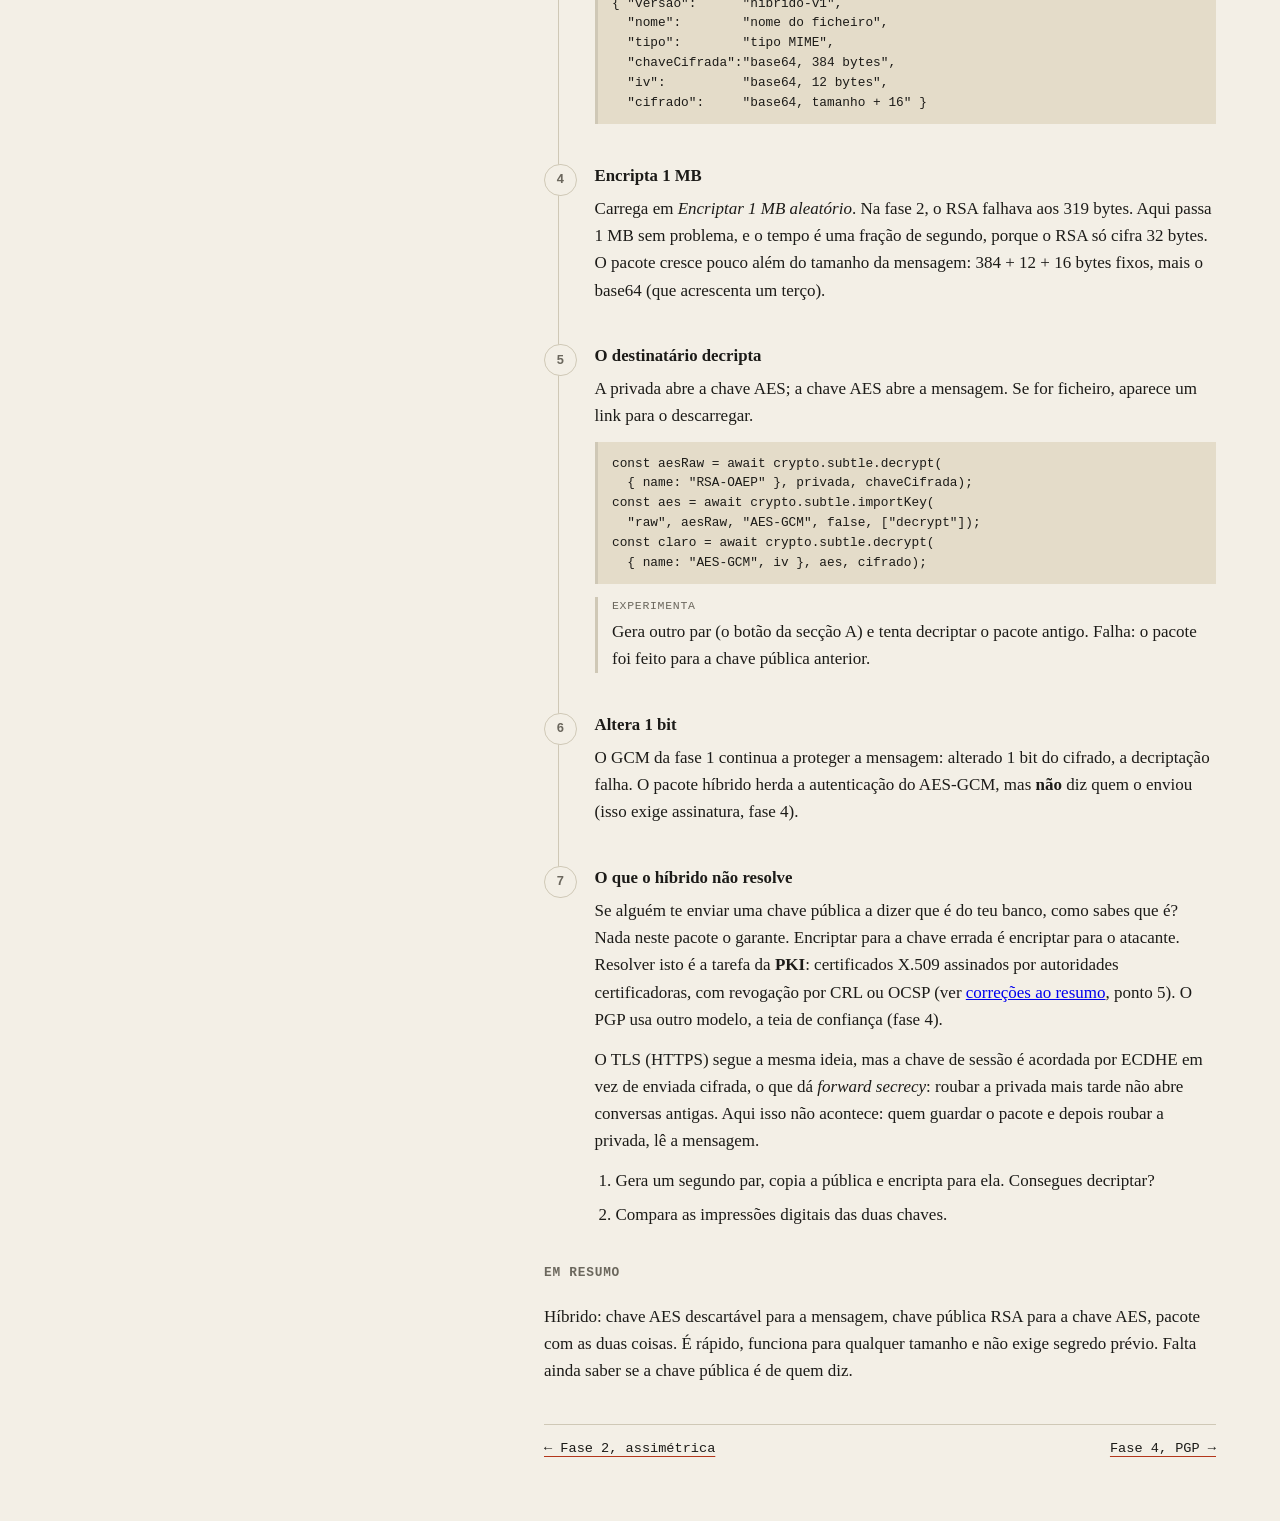
<file: fase-3-hibrida/index.html>
<!doctype html>
<html lang="pt-PT">
<head>
  <meta charset="utf-8">
  <meta name="viewport" content="width=device-width, initial-scale=1">
  <title>Fase 3: criptografia híbrida | Criptografia na Prática</title>
  <link rel="stylesheet" href="../assets/fase.css">
</head>
<body>
  <header class="topo">
    <div class="topo-in">
      <a href="../">← Índice</a>
      <span class="pos">Fase 3 de 5</span>
    </div>
  </header>

  <main class="fase">
    <div class="cabecalho">
      <h1><span>03</span> Criptografia híbrida</h1>
      <p>O AES é rápido mas exige partilhar uma chave. O RSA resolve a partilha mas só aguenta mensagens minúsculas. Juntando os dois: AES para a mensagem, RSA só para a chave AES. É assim que o PGP funciona. Material educativo: não uses isto para proteger dados reais.</p>
    </div>

    <div class="lab">
      <section class="bloco">
        <h2><b>A</b>Destinatário: chaves</h2>
        <div class="botoes"><button id="gerar">Gerar o meu par RSA-3072</button></div>
        <pre id="res-chaves" class="res" aria-live="polite"></pre>
      </section>

      <section class="bloco">
        <h2><b>B</b>Remetente: encriptar</h2>
        <label for="pub">Chave pública do destinatário (PEM). Gerada ao lado, ou cola outra</label>
        <textarea id="pub" rows="5" spellcheck="false" placeholder="-----BEGIN PUBLIC KEY-----"></textarea>
        <label for="texto">Texto</label>
        <textarea id="texto" rows="3">Mensagem de qualquer tamanho.</textarea>
        <label for="ficheiro">…ou um ficheiro (se escolheres um, é este que é encriptado)</label>
        <input id="ficheiro" type="file">
        <div class="botoes">
          <button id="encriptar">Encriptar</button>
          <button id="um-mb" class="secundario">Encriptar 1 MB aleatório</button>
        </div>
        <pre id="res-enc" class="res" aria-live="polite"></pre>
      </section>

      <section class="bloco">
        <h2><b>C</b>Pacote (JSON, base64)</h2>
        <textarea id="pacote" rows="8" spellcheck="false" aria-label="Pacote híbrido"></textarea>
      </section>

      <section class="bloco">
        <h2><b>D</b>Destinatário: decriptar</h2>
        <div class="botoes">
          <button id="decriptar">Decriptar com a privada</button>
          <button id="adulterar" class="secundario">Alterar 1 bit do cifrado</button>
        </div>
        <pre id="res-dec" class="res" aria-live="polite"></pre>
        <p><a id="descarregar" hidden>Descarregar o resultado</a></p>
      </section>
    </div>

    <aside class="guia" aria-label="Passo a passo">
      <h2 class="titulo-guia">Passo a passo</h2>
      <ol class="passos">

        <li class="passo" data-passo="chaves">
          <h3>O destinatário gera o par de chaves</h3>
          <div class="corpo">
            <p>Quem vai <em>receber</em> gera o par RSA e entrega a chave pública a quem lhe quiser escrever. Aqui fazes os dois papéis na mesma página: a privada fica guardada neste separador e não se exporta.</p>
            <p>Se recarregares a página, o par perde-se, e com ele a capacidade de decriptar o que cifraste antes.</p>
            <dl class="valores"><dt>Impressão digital da chave pública (SHA-256, primeiros 16 bytes)</dt><dd data-live="impressao">(gera ou cola uma chave)</dd></dl>
            <p class="por-dentro"><span class="etq">Para que serve</span>A impressão digital é um resumo curto da chave pública. Duas pessoas podem compará-la por telefone para confirmar que têm a mesma chave. Ver o último passo, sobre PKI.</p>
          </div>
        </li>

        <li class="passo" data-passo="encriptar">
          <h3>O remetente encripta</h3>
          <div class="corpo">
            <p>Escolhe um texto ou ficheiro e carrega em <em>Encriptar</em>. Passa-se isto:</p>
            <ol class="sub" type="a">
              <li>Nasce uma chave AES-256 nova, usada só uma vez.</li>
              <li>O AES-GCM cifra a mensagem inteira com ela (rápido, qualquer tamanho), com um IV novo.</li>
              <li>O RSA-OAEP cifra só a chave AES (32 bytes, cabe de sobra nos 318 do limite) com a pública do destinatário.</li>
              <li>Tudo vai para um pacote.</li>
            </ol>
            <pre class="codigo">const aes = await crypto.subtle.generateKey(
  { name: "AES-GCM", length: 256 }, true, ["encrypt"]);
const cifrado = await crypto.subtle.encrypt(
  { name: "AES-GCM", iv }, aes, mensagem);
const chaveCifrada = await crypto.subtle.encrypt(
  { name: "RSA-OAEP" }, chavePublica,
  await crypto.subtle.exportKey("raw", aes));</pre>
            <p class="por-dentro"><span class="etq">Porque é descartável</span>Como cada mensagem tem a sua chave AES, quem obtiver uma chave só lê essa mensagem. Se a mesma chave AES servisse para tudo, uma fuga abria tudo.</p>
          </div>
        </li>

        <li class="passo" data-passo="pacote">
          <h3>Lê o pacote</h3>
          <div class="corpo">
            <p>O pacote é um JSON com os campos em base64. É o que se envia ao destinatário, por qualquer canal, mesmo inseguro. Tamanhos desta encriptação:</p>
            <dl class="valores">
              <dt>Mensagem original</dt><dd data-live="t-claro">(encripta primeiro)</dd>
              <dt>Chave AES</dt><dd data-live="t-aes">(encripta primeiro)</dd>
              <dt>Chave AES cifrada (RSA)</dt><dd data-live="t-chave">(encripta primeiro)</dd>
              <dt>IV</dt><dd data-live="t-iv">(encripta primeiro)</dd>
              <dt>Mensagem cifrada (AES-GCM)</dt><dd data-live="t-cifrado">(encripta primeiro)</dd>
            </dl>
            <p>Formato:</p>
            <pre class="codigo">{ "versao":      "hibrido-v1",
  "nome":        "nome do ficheiro",
  "tipo":        "tipo MIME",
  "chaveCifrada":"base64, 384 bytes",
  "iv":          "base64, 12 bytes",
  "cifrado":     "base64, tamanho + 16" }</pre>
          </div>
        </li>

        <li class="passo" data-passo="um-mb">
          <h3>Encripta 1 MB</h3>
          <div class="corpo">
            <p>Carrega em <em>Encriptar 1 MB aleatório</em>. Na fase 2, o RSA falhava aos 319 bytes. Aqui passa 1 MB sem problema, e o tempo é uma fração de segundo, porque o RSA só cifra 32 bytes. O pacote cresce pouco além do tamanho da mensagem: 384 + 12 + 16 bytes fixos, mais o base64 (que acrescenta um terço).</p>
          </div>
        </li>

        <li class="passo" data-passo="decriptar">
          <h3>O destinatário decripta</h3>
          <div class="corpo">
            <p>A privada abre a chave AES; a chave AES abre a mensagem. Se for ficheiro, aparece um link para o descarregar.</p>
            <pre class="codigo">const aesRaw = await crypto.subtle.decrypt(
  { name: "RSA-OAEP" }, privada, chaveCifrada);
const aes = await crypto.subtle.importKey(
  "raw", aesRaw, "AES-GCM", false, ["decrypt"]);
const claro = await crypto.subtle.decrypt(
  { name: "AES-GCM", iv }, aes, cifrado);</pre>
            <p class="por-dentro"><span class="etq">Experimenta</span>Gera outro par (o botão da secção A) e tenta decriptar o pacote antigo. Falha: o pacote foi feito para a chave pública anterior.</p>
          </div>
        </li>

        <li class="passo" data-passo="adulterar">
          <h3>Altera 1 bit</h3>
          <div class="corpo">
            <p>O GCM da fase 1 continua a proteger a mensagem: alterado 1 bit do cifrado, a decriptação falha. O pacote híbrido herda a autenticação do AES-GCM, mas <strong>não</strong> diz quem o enviou (isso exige assinatura, fase 4).</p>
          </div>
        </li>

        <li class="passo" data-passo="limites">
          <h3>O que o híbrido não resolve</h3>
          <div class="corpo">
            <p>Se alguém te enviar uma chave pública a dizer que é do teu banco, como sabes que é? Nada neste pacote o garante. Encriptar para a chave errada é encriptar para o atacante. Resolver isto é a tarefa da <strong>PKI</strong>: certificados X.509 assinados por autoridades certificadoras, com revogação por CRL ou OCSP (ver <a href="../docs/correcoes-ao-resumo.md">correções ao resumo</a>, ponto 5). O PGP usa outro modelo, a teia de confiança (fase 4).</p>
            <p>O TLS (HTTPS) segue a mesma ideia, mas a chave de sessão é acordada por ECDHE em vez de enviada cifrada, o que dá <em>forward secrecy</em>: roubar a privada mais tarde não abre conversas antigas. Aqui isso não acontece: quem guardar o pacote e depois roubar a privada, lê a mensagem.</p>
            <ol class="sub">
              <li>Gera um segundo par, copia a pública e encripta para ela. Consegues decriptar?</li>
              <li>Compara as impressões digitais das duas chaves.</li>
            </ol>
          </div>
        </li>
      </ol>

      <h2 class="titulo-guia" style="margin-top:2.2rem">Em resumo</h2>
      <p>Híbrido: chave AES descartável para a mensagem, chave pública RSA para a chave AES, pacote com as duas coisas. É rápido, funciona para qualquer tamanho e não exige segredo prévio. Falta ainda saber se a chave pública é de quem diz.</p>

      <nav class="rodape-fase" aria-label="Navegação entre fases">
        <a href="../fase-2-assimetrica/">← Fase 2, assimétrica</a>
        <a href="../fase-4-pgp/">Fase 4, PGP →</a>
      </nav>
    </aside>
  </main>

  <script src="../assets/fase.js"></script>
  <script src="../assets/util.js"></script>
  <script src="app.js"></script>
</body>
</html>
</file>
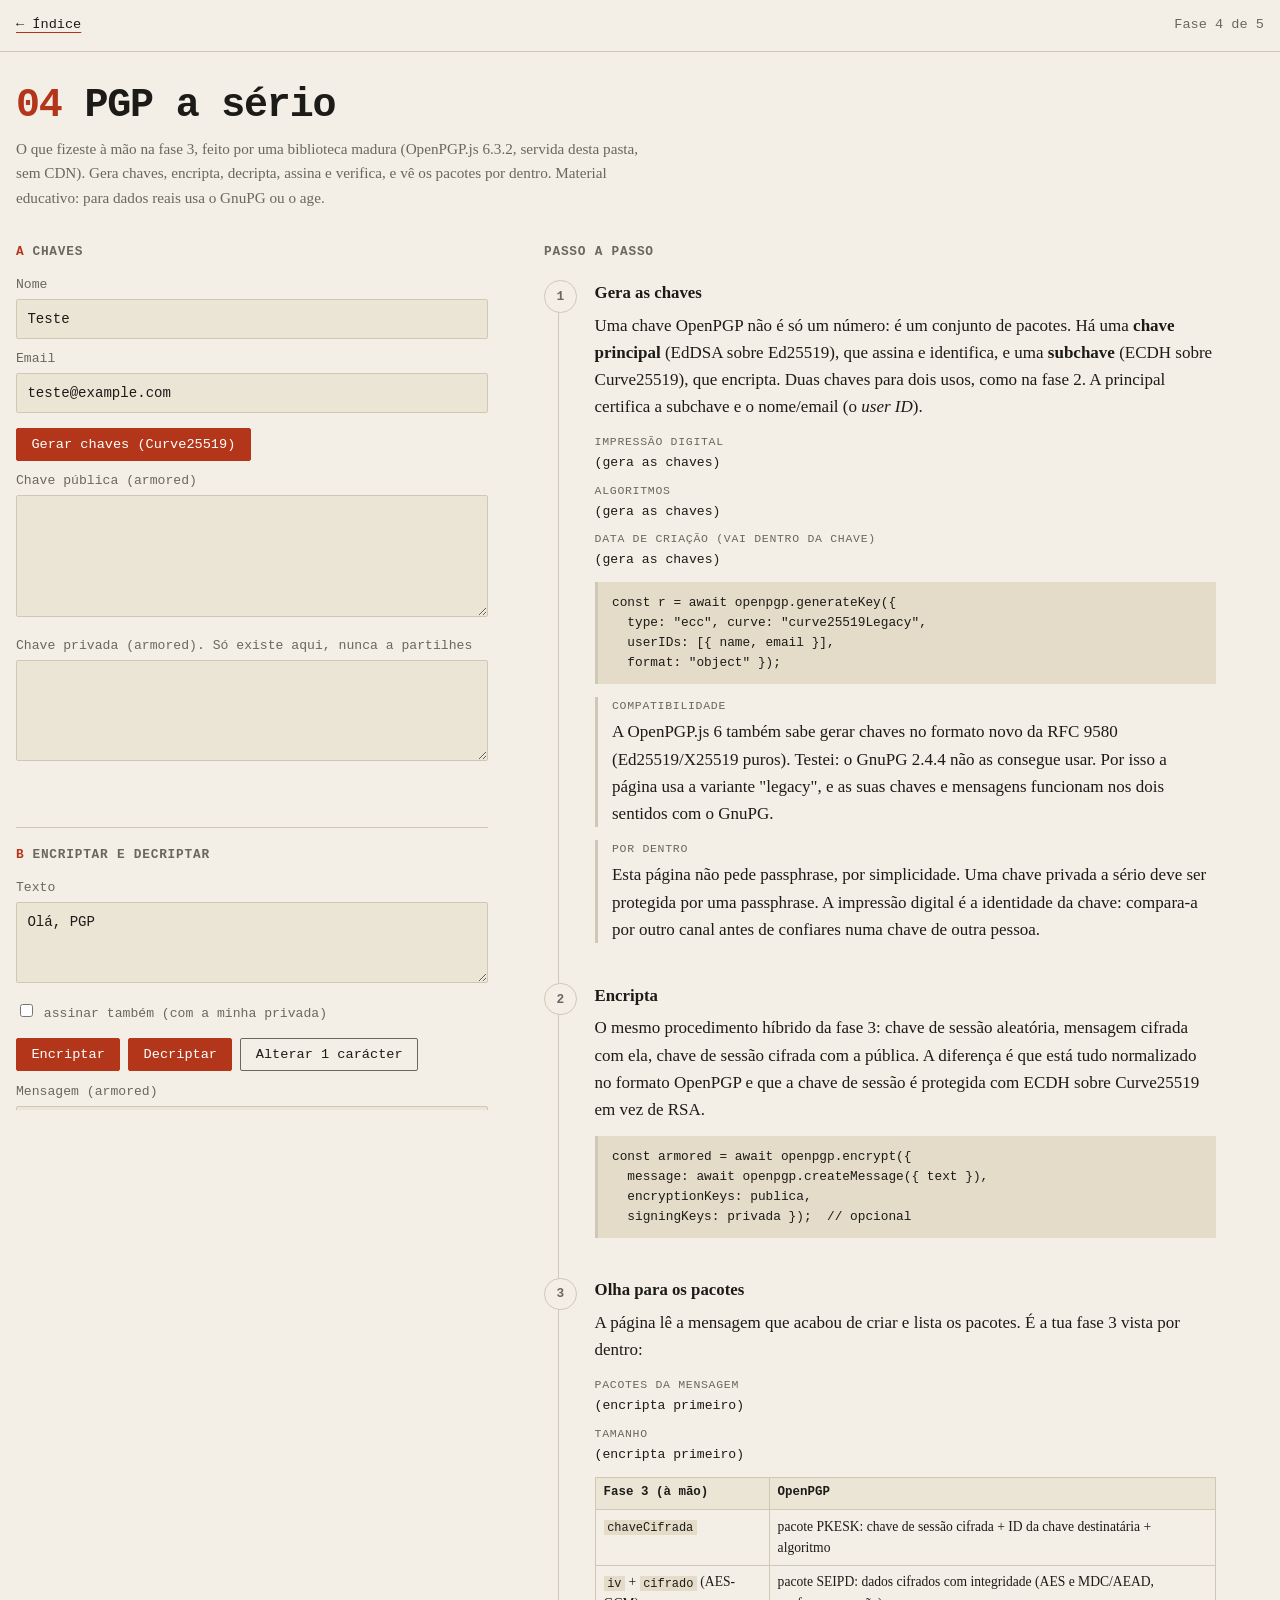
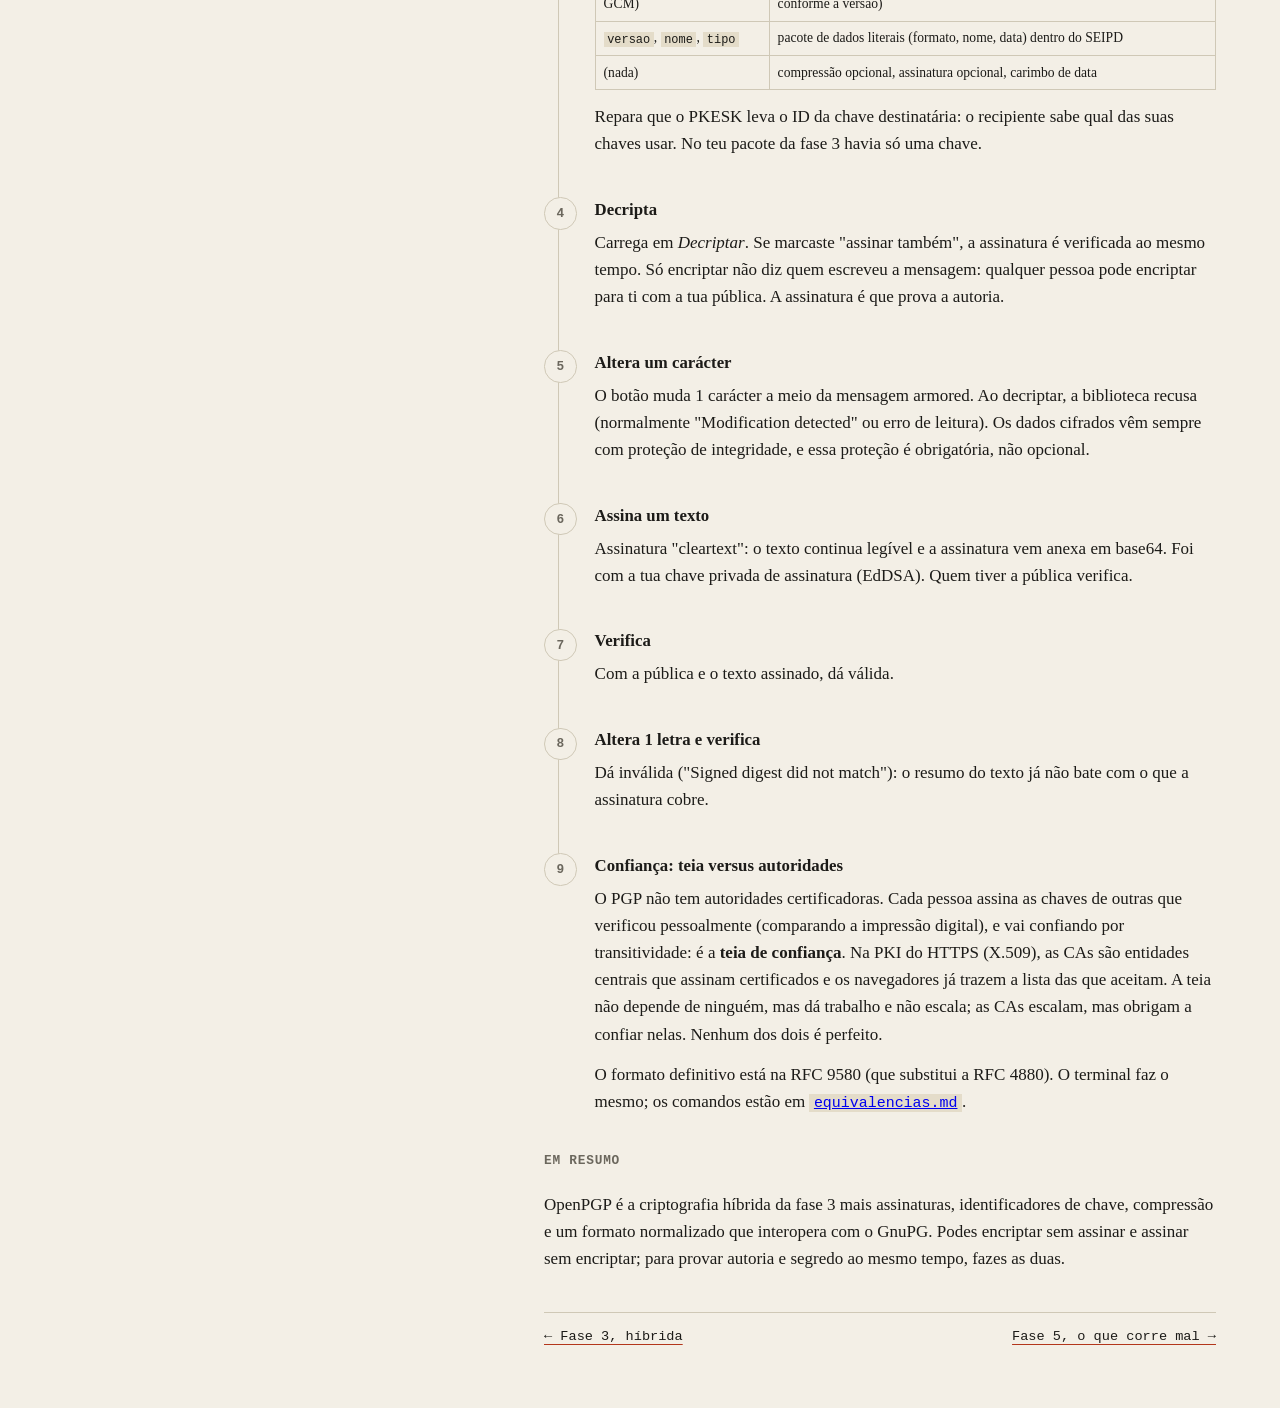
<file: fase-4-pgp/index.html>
<!doctype html>
<html lang="pt-PT">
<head>
  <meta charset="utf-8">
  <meta name="viewport" content="width=device-width, initial-scale=1">
  <title>Fase 4: PGP a sério | Criptografia na Prática</title>
  <link rel="stylesheet" href="../assets/fase.css">
</head>
<body>
  <header class="topo">
    <div class="topo-in">
      <a href="../">← Índice</a>
      <span class="pos">Fase 4 de 5</span>
    </div>
  </header>

  <main class="fase">
    <div class="cabecalho">
      <h1><span>04</span> PGP a sério</h1>
      <p>O que fizeste à mão na fase 3, feito por uma biblioteca madura (OpenPGP.js 6.3.2, servida desta pasta, sem CDN). Gera chaves, encripta, decripta, assina e verifica, e vê os pacotes por dentro. Material educativo: para dados reais usa o GnuPG ou o age.</p>
    </div>

    <div class="lab">
      <section class="bloco">
        <h2><b>A</b>Chaves</h2>
        <label for="nome">Nome</label>
        <input id="nome" value="Teste" autocomplete="off">
        <label for="email">Email</label>
        <input id="email" value="teste@example.com" autocomplete="off">
        <div class="botoes"><button id="gerar">Gerar chaves (Curve25519)</button></div>
        <label for="pub">Chave pública (armored)</label>
        <textarea id="pub" rows="5" readonly spellcheck="false"></textarea>
        <label for="priv">Chave privada (armored). Só existe aqui, nunca a partilhes</label>
        <textarea id="priv" rows="4" readonly spellcheck="false"></textarea>
        <pre id="res-chaves" class="res" aria-live="polite"></pre>
      </section>

      <section class="bloco">
        <h2><b>B</b>Encriptar e decriptar</h2>
        <label for="texto">Texto</label>
        <textarea id="texto" rows="3">Olá, PGP</textarea>
        <label><input id="assinar-ao-encriptar" type="checkbox" style="width:auto"> assinar também (com a minha privada)</label>
        <div class="botoes">
          <button id="encriptar">Encriptar</button>
          <button id="decriptar">Decriptar</button>
          <button id="adulterar" class="secundario">Alterar 1 carácter</button>
        </div>
        <label for="cifrado">Mensagem (armored)</label>
        <textarea id="cifrado" rows="7" spellcheck="false"></textarea>
        <pre id="res-enc" class="res" aria-live="polite"></pre>
      </section>

      <section class="bloco">
        <h2><b>C</b>Assinar e verificar</h2>
        <label for="texto-ass">Texto a assinar</label>
        <textarea id="texto-ass" rows="2">Pago 50 euros ao João.</textarea>
        <div class="botoes">
          <button id="assinar">Assinar</button>
          <button id="verificar">Verificar</button>
          <button id="alterar-ass" class="secundario">Alterar 1 letra</button>
        </div>
        <label for="assinado">Texto assinado</label>
        <textarea id="assinado" rows="7" spellcheck="false"></textarea>
        <pre id="res-ass" class="res" aria-live="polite"></pre>
      </section>
    </div>

    <aside class="guia" aria-label="Passo a passo">
      <h2 class="titulo-guia">Passo a passo</h2>
      <ol class="passos">

        <li class="passo" data-passo="gerar">
          <h3>Gera as chaves</h3>
          <div class="corpo">
            <p>Uma chave OpenPGP não é só um número: é um conjunto de pacotes. Há uma <strong>chave principal</strong> (EdDSA sobre Ed25519), que assina e identifica, e uma <strong>subchave</strong> (ECDH sobre Curve25519), que encripta. Duas chaves para dois usos, como na fase 2. A principal certifica a subchave e o nome/email (o <em>user ID</em>).</p>
            <dl class="valores">
              <dt>Impressão digital</dt><dd data-live="pgp-id">(gera as chaves)</dd>
              <dt>Algoritmos</dt><dd data-live="pgp-alg">(gera as chaves)</dd>
              <dt>Data de criação (vai dentro da chave)</dt><dd data-live="pgp-criada">(gera as chaves)</dd>
            </dl>
            <pre class="codigo">const r = await openpgp.generateKey({
  type: "ecc", curve: "curve25519Legacy",
  userIDs: [{ name, email }],
  format: "object" });</pre>
            <p class="por-dentro"><span class="etq">Compatibilidade</span>A OpenPGP.js 6 também sabe gerar chaves no formato novo da RFC 9580 (Ed25519/X25519 puros). Testei: o GnuPG 2.4.4 não as consegue usar. Por isso a página usa a variante "legacy", e as suas chaves e mensagens funcionam nos dois sentidos com o GnuPG.</p>
            <p class="por-dentro"><span class="etq">Por dentro</span>Esta página não pede passphrase, por simplicidade. Uma chave privada a sério deve ser protegida por uma passphrase. A impressão digital é a identidade da chave: compara-a por outro canal antes de confiares numa chave de outra pessoa.</p>
          </div>
        </li>

        <li class="passo" data-passo="encriptar">
          <h3>Encripta</h3>
          <div class="corpo">
            <p>O mesmo procedimento híbrido da fase 3: chave de sessão aleatória, mensagem cifrada com ela, chave de sessão cifrada com a pública. A diferença é que está tudo normalizado no formato OpenPGP e que a chave de sessão é protegida com ECDH sobre Curve25519 em vez de RSA.</p>
            <pre class="codigo">const armored = await openpgp.encrypt({
  message: await openpgp.createMessage({ text }),
  encryptionKeys: publica,
  signingKeys: privada });  // opcional</pre>
          </div>
        </li>

        <li class="passo" data-passo="pacotes">
          <h3>Olha para os pacotes</h3>
          <div class="corpo">
            <p>A página lê a mensagem que acabou de criar e lista os pacotes. É a tua fase 3 vista por dentro:</p>
            <dl class="valores">
              <dt>Pacotes da mensagem</dt><dd data-live="pgp-pacotes" style="white-space:pre-wrap">(encripta primeiro)</dd>
              <dt>Tamanho</dt><dd data-live="pgp-tam">(encripta primeiro)</dd>
            </dl>
            <table class="tab">
              <tr><th>Fase 3 (à mão)</th><th>OpenPGP</th></tr>
              <tr><td><code>chaveCifrada</code></td><td>pacote PKESK: chave de sessão cifrada + ID da chave destinatária + algoritmo</td></tr>
              <tr><td><code>iv</code> + <code>cifrado</code> (AES-GCM)</td><td>pacote SEIPD: dados cifrados com integridade (AES e MDC/AEAD, conforme a versão)</td></tr>
              <tr><td><code>versao</code>, <code>nome</code>, <code>tipo</code></td><td>pacote de dados literais (formato, nome, data) dentro do SEIPD</td></tr>
              <tr><td>(nada)</td><td>compressão opcional, assinatura opcional, carimbo de data</td></tr>
            </table>
            <p>Repara que o PKESK leva o ID da chave destinatária: o recipiente sabe qual das suas chaves usar. No teu pacote da fase 3 havia só uma chave.</p>
          </div>
        </li>

        <li class="passo" data-passo="decriptar">
          <h3>Decripta</h3>
          <div class="corpo">
            <p>Carrega em <em>Decriptar</em>. Se marcaste "assinar também", a assinatura é verificada ao mesmo tempo. Só encriptar não diz quem escreveu a mensagem: qualquer pessoa pode encriptar para ti com a tua pública. A assinatura é que prova a autoria.</p>
          </div>
        </li>

        <li class="passo" data-passo="adulterar">
          <h3>Altera um carácter</h3>
          <div class="corpo">
            <p>O botão muda 1 carácter a meio da mensagem armored. Ao decriptar, a biblioteca recusa (normalmente "Modification detected" ou erro de leitura). Os dados cifrados vêm sempre com proteção de integridade, e essa proteção é obrigatória, não opcional.</p>
          </div>
        </li>

        <li class="passo" data-passo="assinar">
          <h3>Assina um texto</h3>
          <div class="corpo">
            <p>Assinatura "cleartext": o texto continua legível e a assinatura vem anexa em base64. Foi com a tua chave privada de assinatura (EdDSA). Quem tiver a pública verifica.</p>
          </div>
        </li>

        <li class="passo" data-passo="verificar">
          <h3>Verifica</h3>
          <div class="corpo"><p>Com a pública e o texto assinado, dá válida.</p></div>
        </li>

        <li class="passo" data-passo="alterar-ass">
          <h3>Altera 1 letra e verifica</h3>
          <div class="corpo">
            <p>Dá inválida ("Signed digest did not match"): o resumo do texto já não bate com o que a assinatura cobre.</p>
          </div>
        </li>

        <li class="passo" data-passo="confianca">
          <h3>Confiança: teia versus autoridades</h3>
          <div class="corpo">
            <p>O PGP não tem autoridades certificadoras. Cada pessoa assina as chaves de outras que verificou pessoalmente (comparando a impressão digital), e vai confiando por transitividade: é a <strong>teia de confiança</strong>. Na PKI do HTTPS (X.509), as CAs são entidades centrais que assinam certificados e os navegadores já trazem a lista das que aceitam. A teia não depende de ninguém, mas dá trabalho e não escala; as CAs escalam, mas obrigam a confiar nelas. Nenhum dos dois é perfeito.</p>
            <p>O formato definitivo está na RFC 9580 (que substitui a RFC 4880). O terminal faz o mesmo; os comandos estão em <a href="equivalencias.md"><code>equivalencias.md</code></a>.</p>
          </div>
        </li>
      </ol>

      <h2 class="titulo-guia" style="margin-top:2.2rem">Em resumo</h2>
      <p>OpenPGP é a criptografia híbrida da fase 3 mais assinaturas, identificadores de chave, compressão e um formato normalizado que interopera com o GnuPG. Podes encriptar sem assinar e assinar sem encriptar; para provar autoria e segredo ao mesmo tempo, fazes as duas.</p>

      <nav class="rodape-fase" aria-label="Navegação entre fases">
        <a href="../fase-3-hibrida/">← Fase 3, híbrida</a>
        <a href="../fase-5-o-que-corre-mal/">Fase 5, o que corre mal →</a>
      </nav>
    </aside>
  </main>

  <script src="../assets/fase.js"></script>
  <script src="../assets/util.js"></script>
  <script src="vendor/openpgp.min.js"></script>
  <script src="app.js"></script>
</body>
</html>
</file>
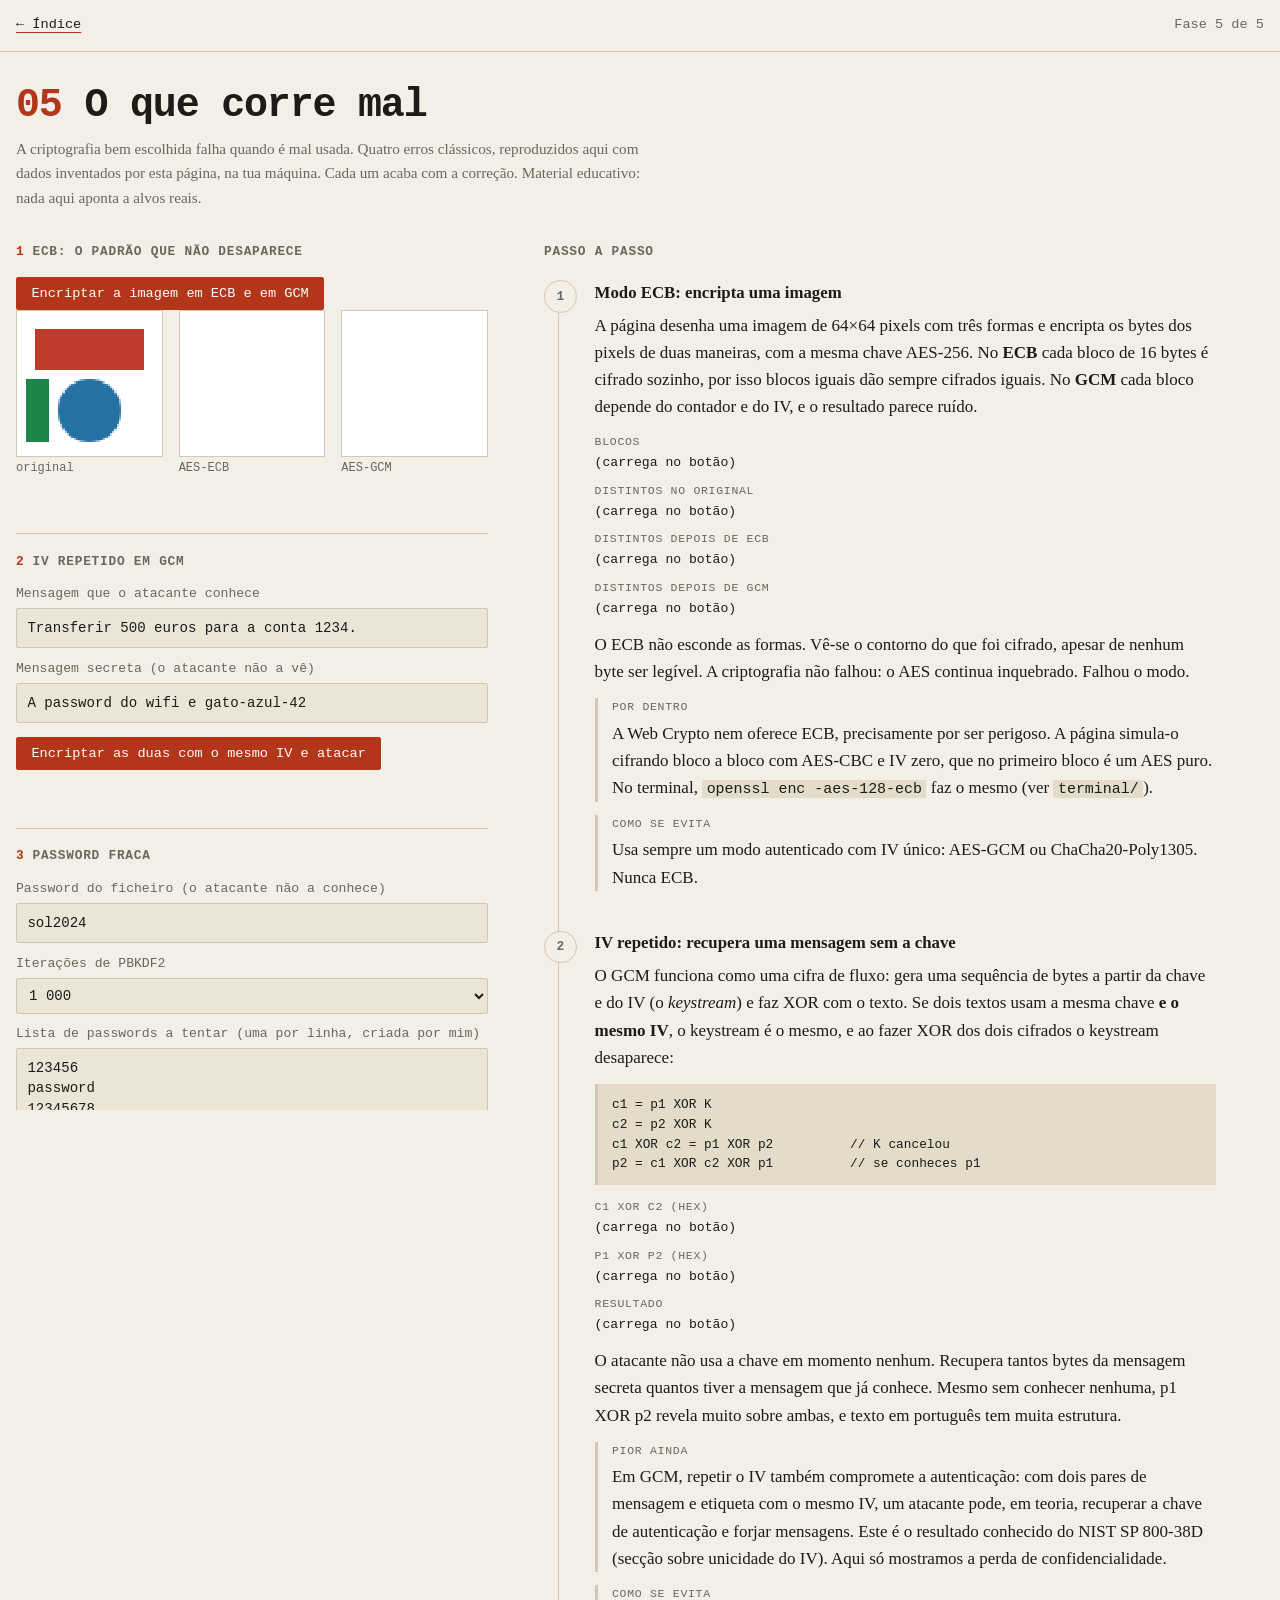
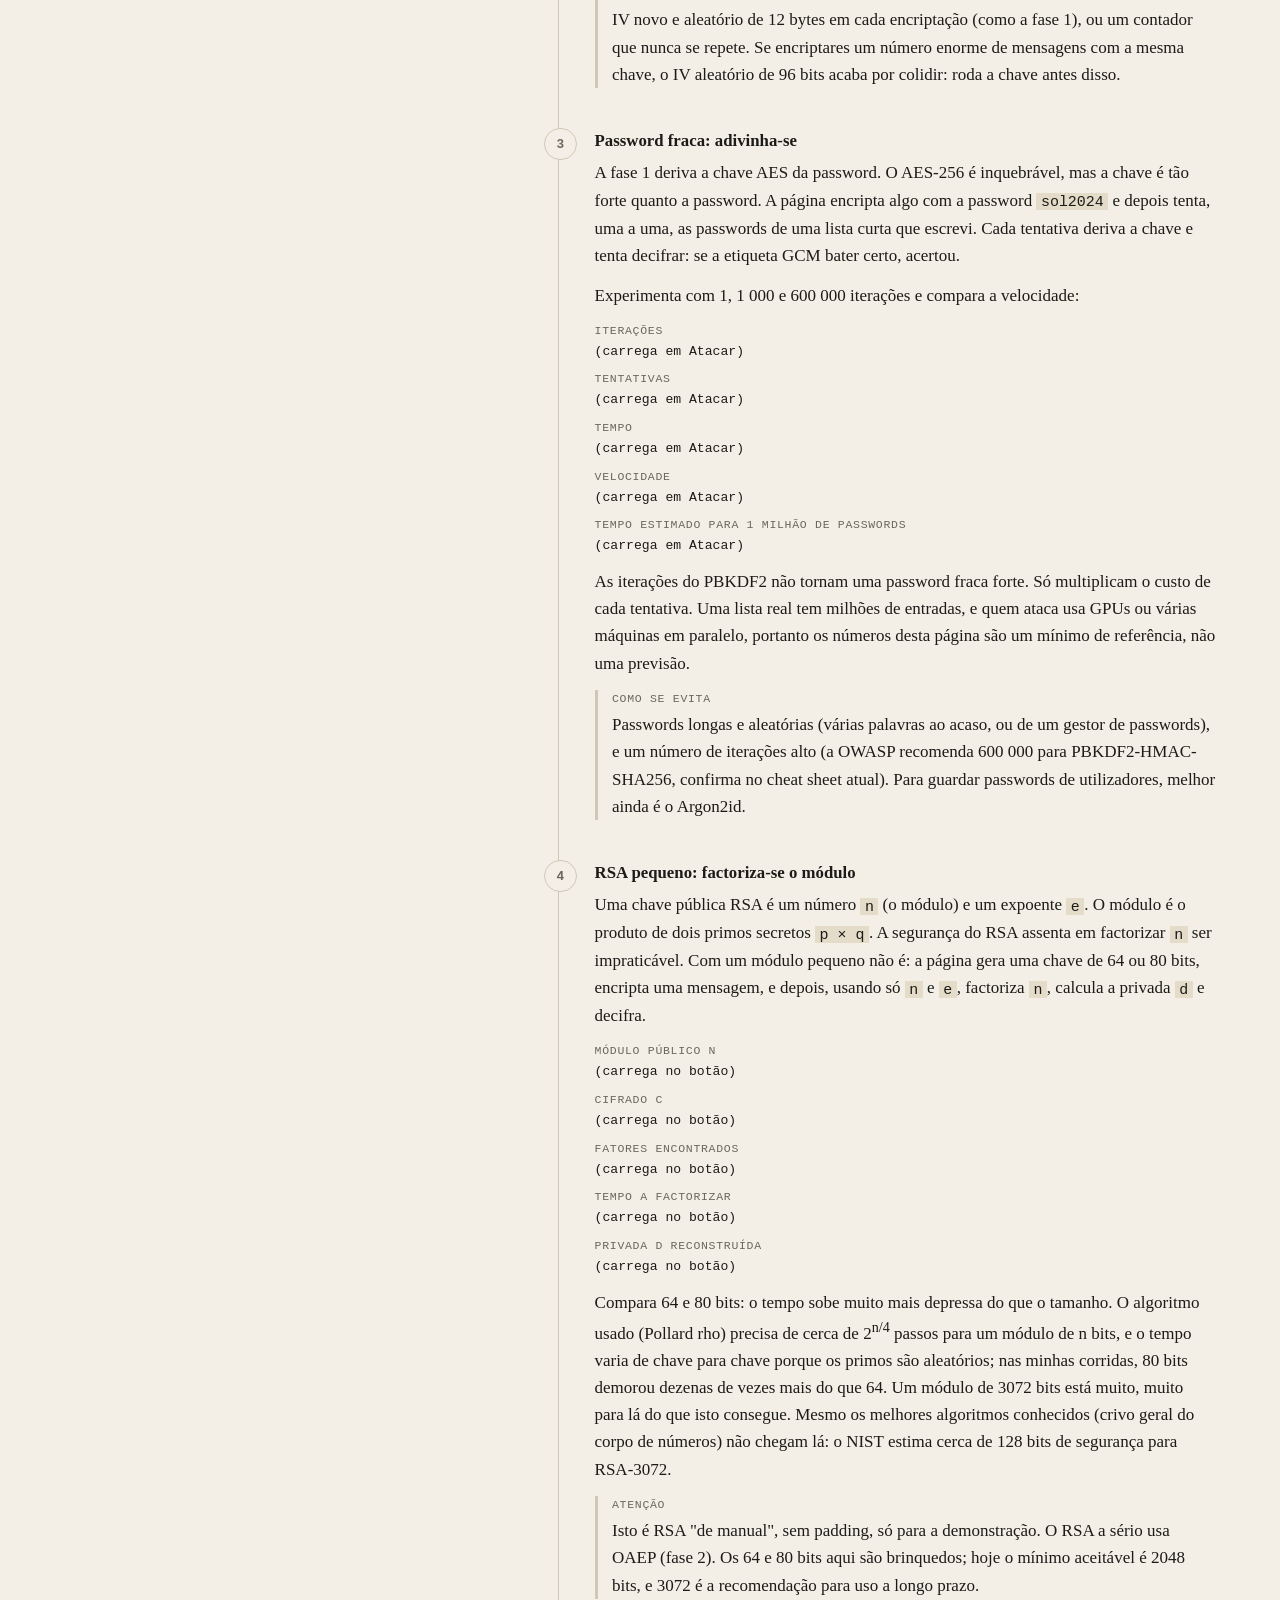
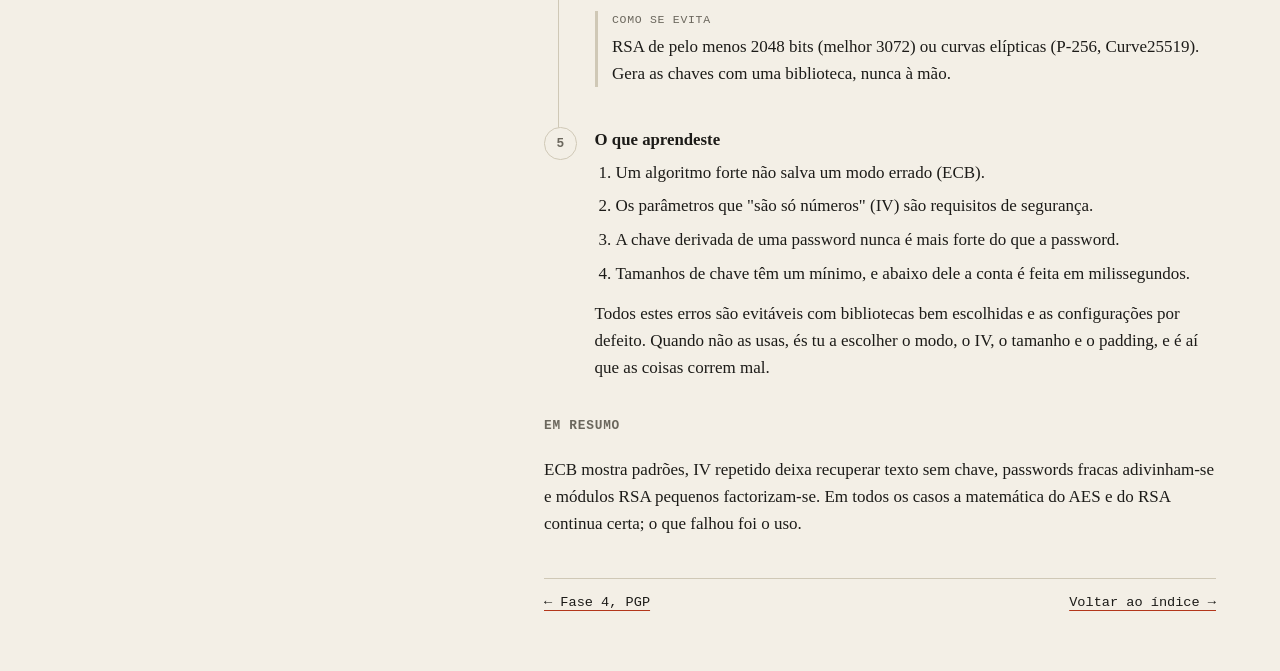
<file: fase-5-o-que-corre-mal/index.html>
<!doctype html>
<html lang="pt-PT">
<head>
  <meta charset="utf-8">
  <meta name="viewport" content="width=device-width, initial-scale=1">
  <title>Fase 5: o que corre mal | Criptografia na Prática</title>
  <link rel="stylesheet" href="../assets/fase.css">
</head>
<body>
  <header class="topo">
    <div class="topo-in">
      <a href="../">← Índice</a>
      <span class="pos">Fase 5 de 5</span>
    </div>
  </header>

  <main class="fase">
    <div class="cabecalho">
      <h1><span>05</span> O que corre mal</h1>
      <p>A criptografia bem escolhida falha quando é mal usada. Quatro erros clássicos, reproduzidos aqui com dados inventados por esta página, na tua máquina. Cada um acaba com a correção. Material educativo: nada aqui aponta a alvos reais.</p>
    </div>

    <div class="lab">
      <section class="bloco">
        <h2><b>1</b>ECB: o padrão que não desaparece</h2>
        <div class="botoes"><button id="ecb-correr">Encriptar a imagem em ECB e em GCM</button></div>
        <div class="par">
          <figure><canvas id="img-orig" width="64" height="64" aria-label="Imagem original"></canvas><figcaption>original</figcaption></figure>
          <figure><canvas id="img-ecb" width="64" height="64" aria-label="Imagem cifrada em ECB"></canvas><figcaption>AES-ECB</figcaption></figure>
          <figure><canvas id="img-gcm" width="64" height="64" aria-label="Imagem cifrada em GCM"></canvas><figcaption>AES-GCM</figcaption></figure>
        </div>
        <pre id="res-ecb" class="res" aria-live="polite"></pre>
      </section>

      <section class="bloco">
        <h2><b>2</b>IV repetido em GCM</h2>
        <label for="iv-conhecida">Mensagem que o atacante conhece</label>
        <input id="iv-conhecida" value="Transferir 500 euros para a conta 1234.">
        <label for="iv-secreta">Mensagem secreta (o atacante não a vê)</label>
        <input id="iv-secreta" value="A password do wifi e gato-azul-42">
        <div class="botoes"><button id="iv-correr">Encriptar as duas com o mesmo IV e atacar</button></div>
        <pre id="res-iv" class="res" aria-live="polite"></pre>
      </section>

      <section class="bloco">
        <h2><b>3</b>Password fraca</h2>
        <label for="pw-alvo">Password do ficheiro (o atacante não a conhece)</label>
        <input id="pw-alvo" value="sol2024" autocomplete="off" spellcheck="false">
        <label for="iter">Iterações de PBKDF2</label>
        <select id="iter">
          <option value="1">1</option>
          <option value="1000" selected>1 000</option>
          <option value="600000">600 000 (valor da fase 1)</option>
        </select>
        <label for="lista">Lista de passwords a tentar (uma por linha, criada por mim)</label>
        <textarea id="lista" rows="5" spellcheck="false"></textarea>
        <div class="botoes"><button id="pw-correr">Atacar</button></div>
        <pre id="res-pw" class="res" aria-live="polite"></pre>
      </section>

      <section class="bloco">
        <h2><b>4</b>Chave RSA pequena</h2>
        <label for="rsa-bits">Tamanho do módulo</label>
        <select id="rsa-bits">
          <option value="64" selected>64 bits</option>
          <option value="80">80 bits (cerca de 2 s)</option>
        </select>
        <label for="rsa-msg">Mensagem curta</label>
        <input id="rsa-msg" value="segredo">
        <div class="botoes"><button id="rsa-correr">Gerar chave, encriptar e factorizar</button></div>
        <pre id="res-rsa" class="res" aria-live="polite"></pre>
      </section>
    </div>

    <aside class="guia" aria-label="Passo a passo">
      <h2 class="titulo-guia">Passo a passo</h2>
      <ol class="passos">

        <li class="passo" data-passo="ecb">
          <h3>Modo ECB: encripta uma imagem</h3>
          <div class="corpo">
            <p>A página desenha uma imagem de 64×64 pixels com três formas e encripta os bytes dos pixels de duas maneiras, com a mesma chave AES-256. No <strong>ECB</strong> cada bloco de 16 bytes é cifrado sozinho, por isso blocos iguais dão sempre cifrados iguais. No <strong>GCM</strong> cada bloco depende do contador e do IV, e o resultado parece ruído.</p>
            <dl class="valores">
              <dt>Blocos</dt><dd data-live="ecb-blocos">(carrega no botão)</dd>
              <dt>Distintos no original</dt><dd data-live="ecb-d-claro">(carrega no botão)</dd>
              <dt>Distintos depois de ECB</dt><dd data-live="ecb-d-ecb">(carrega no botão)</dd>
              <dt>Distintos depois de GCM</dt><dd data-live="ecb-d-gcm">(carrega no botão)</dd>
            </dl>
            <p>O ECB não esconde as formas. Vê-se o contorno do que foi cifrado, apesar de nenhum byte ser legível. A criptografia não falhou: o AES continua inquebrado. Falhou o modo.</p>
            <p class="por-dentro"><span class="etq">Por dentro</span>A Web Crypto nem oferece ECB, precisamente por ser perigoso. A página simula-o cifrando bloco a bloco com AES-CBC e IV zero, que no primeiro bloco é um AES puro. No terminal, <code>openssl enc -aes-128-ecb</code> faz o mesmo (ver <code>terminal/</code>).</p>
            <p class="por-dentro"><span class="etq">Como se evita</span>Usa sempre um modo autenticado com IV único: AES-GCM ou ChaCha20-Poly1305. Nunca ECB.</p>
          </div>
        </li>

        <li class="passo" data-passo="iv">
          <h3>IV repetido: recupera uma mensagem sem a chave</h3>
          <div class="corpo">
            <p>O GCM funciona como uma cifra de fluxo: gera uma sequência de bytes a partir da chave e do IV (o <em>keystream</em>) e faz XOR com o texto. Se dois textos usam a mesma chave <strong>e o mesmo IV</strong>, o keystream é o mesmo, e ao fazer XOR dos dois cifrados o keystream desaparece:</p>
            <pre class="codigo">c1 = p1 XOR K
c2 = p2 XOR K
c1 XOR c2 = p1 XOR p2          // K cancelou
p2 = c1 XOR c2 XOR p1          // se conheces p1</pre>
            <dl class="valores">
              <dt>c1 XOR c2 (hex)</dt><dd data-live="iv-xorc">(carrega no botão)</dd>
              <dt>p1 XOR p2 (hex)</dt><dd data-live="iv-xorp">(carrega no botão)</dd>
              <dt>Resultado</dt><dd data-live="iv-igual">(carrega no botão)</dd>
            </dl>
            <p>O atacante não usa a chave em momento nenhum. Recupera tantos bytes da mensagem secreta quantos tiver a mensagem que já conhece. Mesmo sem conhecer nenhuma, p1 XOR p2 revela muito sobre ambas, e texto em português tem muita estrutura.</p>
            <p class="por-dentro"><span class="etq">Pior ainda</span>Em GCM, repetir o IV também compromete a autenticação: com dois pares de mensagem e etiqueta com o mesmo IV, um atacante pode, em teoria, recuperar a chave de autenticação e forjar mensagens. Este é o resultado conhecido do NIST SP 800-38D (secção sobre unicidade do IV). Aqui só mostramos a perda de confidencialidade.</p>
            <p class="por-dentro"><span class="etq">Como se evita</span>IV novo e aleatório de 12 bytes em cada encriptação (como a fase 1), ou um contador que nunca se repete. Se encriptares um número enorme de mensagens com a mesma chave, o IV aleatório de 96 bits acaba por colidir: roda a chave antes disso.</p>
          </div>
        </li>

        <li class="passo" data-passo="pw">
          <h3>Password fraca: adivinha-se</h3>
          <div class="corpo">
            <p>A fase 1 deriva a chave AES da password. O AES-256 é inquebrável, mas a chave é tão forte quanto a password. A página encripta algo com a password <code>sol2024</code> e depois tenta, uma a uma, as passwords de uma lista curta que escrevi. Cada tentativa deriva a chave e tenta decifrar: se a etiqueta GCM bater certo, acertou.</p>
            <p>Experimenta com 1, 1 000 e 600 000 iterações e compara a velocidade:</p>
            <dl class="valores">
              <dt>Iterações</dt><dd data-live="pw-iter">(carrega em Atacar)</dd>
              <dt>Tentativas</dt><dd data-live="pw-tent">(carrega em Atacar)</dd>
              <dt>Tempo</dt><dd data-live="pw-seg">(carrega em Atacar)</dd>
              <dt>Velocidade</dt><dd data-live="pw-taxa">(carrega em Atacar)</dd>
              <dt>Tempo estimado para 1 milhão de passwords</dt><dd data-live="pw-milhao">(carrega em Atacar)</dd>
            </dl>
            <p>As iterações do PBKDF2 não tornam uma password fraca forte. Só multiplicam o custo de cada tentativa. Uma lista real tem milhões de entradas, e quem ataca usa GPUs ou várias máquinas em paralelo, portanto os números desta página são um mínimo de referência, não uma previsão.</p>
            <p class="por-dentro"><span class="etq">Como se evita</span>Passwords longas e aleatórias (várias palavras ao acaso, ou de um gestor de passwords), e um número de iterações alto (a OWASP recomenda 600 000 para PBKDF2-HMAC-SHA256, confirma no cheat sheet atual). Para guardar passwords de utilizadores, melhor ainda é o Argon2id.</p>
          </div>
        </li>

        <li class="passo" data-passo="rsa">
          <h3>RSA pequeno: factoriza-se o módulo</h3>
          <div class="corpo">
            <p>Uma chave pública RSA é um número <code>n</code> (o módulo) e um expoente <code>e</code>. O módulo é o produto de dois primos secretos <code>p × q</code>. A segurança do RSA assenta em factorizar <code>n</code> ser impraticável. Com um módulo pequeno não é: a página gera uma chave de 64 ou 80 bits, encripta uma mensagem, e depois, usando só <code>n</code> e <code>e</code>, factoriza <code>n</code>, calcula a privada <code>d</code> e decifra.</p>
            <dl class="valores">
              <dt>Módulo público n</dt><dd data-live="rsa-n">(carrega no botão)</dd>
              <dt>Cifrado c</dt><dd data-live="rsa-c">(carrega no botão)</dd>
              <dt>Fatores encontrados</dt><dd data-live="rsa-fatores">(carrega no botão)</dd>
              <dt>Tempo a factorizar</dt><dd data-live="rsa-tempo">(carrega no botão)</dd>
              <dt>Privada d reconstruída</dt><dd data-live="rsa-d">(carrega no botão)</dd>
            </dl>
            <p>Compara 64 e 80 bits: o tempo sobe muito mais depressa do que o tamanho. O algoritmo usado (Pollard rho) precisa de cerca de 2<sup>n/4</sup> passos para um módulo de n bits, e o tempo varia de chave para chave porque os primos são aleatórios; nas minhas corridas, 80 bits demorou dezenas de vezes mais do que 64. Um módulo de 3072 bits está muito, muito para lá do que isto consegue. Mesmo os melhores algoritmos conhecidos (crivo geral do corpo de números) não chegam lá: o NIST estima cerca de 128 bits de segurança para RSA-3072.</p>
            <p class="por-dentro"><span class="etq">Atenção</span>Isto é RSA "de manual", sem padding, só para a demonstração. O RSA a sério usa OAEP (fase 2). Os 64 e 80 bits aqui são brinquedos; hoje o mínimo aceitável é 2048 bits, e 3072 é a recomendação para uso a longo prazo.</p>
            <p class="por-dentro"><span class="etq">Como se evita</span>RSA de pelo menos 2048 bits (melhor 3072) ou curvas elípticas (P-256, Curve25519). Gera as chaves com uma biblioteca, nunca à mão.</p>
          </div>
        </li>

        <li class="passo" data-passo="conclusao">
          <h3>O que aprendeste</h3>
          <div class="corpo">
            <ol class="sub">
              <li>Um algoritmo forte não salva um modo errado (ECB).</li>
              <li>Os parâmetros que "são só números" (IV) são requisitos de segurança.</li>
              <li>A chave derivada de uma password nunca é mais forte do que a password.</li>
              <li>Tamanhos de chave têm um mínimo, e abaixo dele a conta é feita em milissegundos.</li>
            </ol>
            <p>Todos estes erros são evitáveis com bibliotecas bem escolhidas e as configurações por defeito. Quando não as usas, és tu a escolher o modo, o IV, o tamanho e o padding, e é aí que as coisas correm mal.</p>
          </div>
        </li>
      </ol>

      <h2 class="titulo-guia" style="margin-top:2.2rem">Em resumo</h2>
      <p>ECB mostra padrões, IV repetido deixa recuperar texto sem chave, passwords fracas adivinham-se e módulos RSA pequenos factorizam-se. Em todos os casos a matemática do AES e do RSA continua certa; o que falhou foi o uso.</p>

      <nav class="rodape-fase" aria-label="Navegação entre fases">
        <a href="../fase-4-pgp/">← Fase 4, PGP</a>
        <a href="../">Voltar ao índice →</a>
      </nav>
    </aside>
  </main>

  <script src="../assets/fase.js"></script>
  <script src="../assets/util.js"></script>
  <script src="app.js"></script>
</body>
</html>
</file>
<file: assets/fase.css>
/* Layout partilhado das páginas das fases.
   Esquerda: o laboratório (onde escreves e carregas nos botões).
   Direita: o guia passo a passo (o que fazes e o que acontece por dentro).
   Em ecrãs estreitos, o laboratório vem primeiro e o guia por baixo. */

:root {
  --bg: #f3efe6;
  --panel: #ebe5d6;
  --code: #e4dcc9;
  --ink: #1c1b18;
  --muted: #6b675d;
  --line: #cfc8b6;
  --accent: #b3361b;
  --on-accent: #ffffff;
  --ok: #2f6b3f;
  color-scheme: light dark;
}
@media (prefers-color-scheme: dark) {
  :root {
    --bg: #14130f;
    --panel: #1b1a15;
    --code: #201f19;
    --ink: #ece7d9;
    --muted: #9a9482;
    --line: #36332a;
    --accent: #e8664a;
    --on-accent: #14130f;
    --ok: #8cc79b;
  }
}

* { box-sizing: border-box; }

body {
  margin: 0;
  background: var(--bg);
  color: var(--ink);
  font: 17px/1.6 Georgia, "Iowan Old Style", "Times New Roman", serif;
}

.mono, h1, h2, .topo, .etq, button, label, dt, .codigo, textarea, input, pre {
  font-family: ui-monospace, "SF Mono", Menlo, Consolas, monospace;
}

/* Barra do topo com a ligação ao índice */
.topo { border-bottom: 1px solid var(--line); font-size: 0.85rem; }
.topo-in {
  max-width: 80rem; margin: 0 auto; padding: 0.9rem 1rem;
  display: flex; justify-content: space-between; align-items: baseline; gap: 1rem; flex-wrap: wrap;
}
.topo a { color: var(--ink); text-underline-offset: 4px; text-decoration-color: var(--accent); }
.topo a:hover { color: var(--accent); }
.topo .pos { color: var(--muted); }

a:focus-visible, button:focus-visible, textarea:focus-visible, input:focus-visible {
  outline: 2px solid var(--accent);
  outline-offset: 2px;
}

/* Grelha de duas colunas */
.fase {
  max-width: 80rem; margin: 0 auto; padding: 2rem 1rem 4rem;
  display: grid; gap: 2rem 3rem; grid-template-columns: minmax(0, 1fr);
}
.cabecalho { grid-column: 1 / -1; }
.cabecalho h1 {
  font-size: clamp(1.7rem, 5vw, 2.5rem); line-height: 1.1; letter-spacing: -0.03em; margin: 0 0 0.6rem;
}
.cabecalho h1 span { color: var(--accent); }
.cabecalho p { margin: 0; max-width: 40rem; color: var(--muted); font-size: 0.95rem; }

@media (min-width: 62rem) {
  .fase { grid-template-columns: minmax(22rem, 30rem) minmax(0, 42rem); }
  .lab { position: sticky; top: 1rem; align-self: start; max-height: calc(100vh - 2rem); overflow-y: auto; padding-right: 0.5rem; }
}

/* Laboratório */
.bloco { padding: 1.1rem 0; border-top: 1px solid var(--line); }
.bloco:first-child { border-top: 0; padding-top: 0; }
.bloco h2 {
  font-size: 0.8rem; font-weight: 600; letter-spacing: 0.06em; text-transform: uppercase;
  color: var(--muted); margin: 0 0 0.7rem;
}
.bloco h2 b { color: var(--accent); font-weight: 600; margin-right: 0.5rem; }

label { display: block; margin: 0.6rem 0 0.25rem; font-size: 0.82rem; color: var(--muted); }
textarea, input {
  width: 100%; background: var(--panel); color: var(--ink);
  border: 1px solid var(--line); border-radius: 2px; padding: 0.55rem 0.65rem;
  font-size: 0.88rem; line-height: 1.45;
}
textarea { resize: vertical; }

.botoes { display: flex; gap: 0.5rem; flex-wrap: wrap; margin-top: 0.9rem; }
button {
  background: var(--accent); color: var(--on-accent); border: 1px solid var(--accent);
  border-radius: 2px; padding: 0.5rem 0.9rem; font-size: 0.85rem; cursor: pointer;
}
button:hover { filter: brightness(1.08); }
button.secundario { background: transparent; color: var(--ink); border-color: var(--muted); }
button.secundario:hover { border-color: var(--accent); color: var(--accent); filter: none; }

pre { margin: 0; white-space: pre-wrap; overflow-wrap: anywhere; font-size: 0.85rem; line-height: 1.5; }
#resultado { min-height: 3rem; }
#resultado[data-estado="ok"] { color: var(--ok); }
#resultado[data-estado="erro"] { color: var(--accent); }
.res { min-height: 2.5rem; }
.res[data-estado="ok"] { color: var(--ok); }
.res[data-estado="erro"] { color: var(--accent); }
select { width: 100%; background: var(--panel); color: var(--ink); border: 1px solid var(--line); border-radius: 2px; padding: 0.5rem; font: 0.88rem ui-monospace, Menlo, Consolas, monospace; }
canvas { display: block; width: 100%; max-width: 14rem; image-rendering: pixelated; border: 1px solid var(--line); background: #fff; }
.par { display: flex; gap: 1rem; flex-wrap: wrap; }
.par figure { margin: 0; flex: 1 1 8rem; }
.par figcaption { font: 0.75rem ui-monospace, Menlo, Consolas, monospace; color: var(--muted); margin-top: 0.3rem; }
table.tab { border-collapse: collapse; width: 100%; font-size: 0.85rem; margin: 0.8rem 0; }
table.tab th, table.tab td { border: 1px solid var(--line); padding: 0.35rem 0.5rem; text-align: left; vertical-align: top; }
table.tab th { background: var(--panel); font-family: ui-monospace, Menlo, Consolas, monospace; font-size: 0.78rem; }

/* Guia */
.guia h2.titulo-guia {
  font-size: 0.8rem; letter-spacing: 0.06em; text-transform: uppercase; color: var(--muted);
  margin: 0 0 1.2rem; font-weight: 600;
}
.passos { list-style: none; margin: 0; padding: 0; counter-reset: passo; }
.passo {
  counter-increment: passo; position: relative;
  margin: 0 0 0 0.9rem; padding: 0 0 1.8rem 2.2rem; border-left: 1px solid var(--line);
}
.passo::before {
  content: counter(passo); position: absolute; left: -0.95rem; top: -0.1rem;
  width: 1.9rem; height: 1.9rem; display: grid; place-items: center;
  background: var(--bg); border: 1px solid var(--line); border-radius: 50%;
  font: 600 0.8rem ui-monospace, Menlo, Consolas, monospace; color: var(--muted);
}
.passo.feito::before { content: "✓"; color: var(--ok); border-color: var(--ok); }
.passo.ativo::before { background: var(--accent); border-color: var(--accent); color: var(--on-accent); content: counter(passo); }
.passo:last-child { border-left-color: transparent; padding-bottom: 0; }

.passo h3 { font-size: 1.05rem; margin: 0 0 0.5rem; line-height: 1.3; }
.passo.ativo h3 { text-decoration: underline; text-decoration-color: var(--accent); text-underline-offset: 5px; text-decoration-thickness: 2px; }
.passo p { margin: 0 0 0.8rem; }
.passo .corpo { padding: 0; }
.passo.ativo .corpo { background: var(--panel); margin-left: -0.6rem; padding: 0.6rem 0.8rem 0.1rem 0.6rem; border-left: 3px solid var(--accent); }

.por-dentro { border-left: 3px solid var(--line); padding-left: 0.9rem; }
.etq {
  display: block; font-size: 0.72rem; letter-spacing: 0.06em; text-transform: uppercase;
  color: var(--muted); margin-bottom: 0.2rem;
}
.sub { margin: 0 0 0.8rem; padding-left: 1.3rem; }
.sub li { margin-bottom: 0.4rem; }

.codigo {
  background: var(--code); border-left: 3px solid var(--line); margin: 0.8rem 0;
  padding: 0.7rem 0.9rem; overflow-x: auto; white-space: pre; word-break: normal;
  font-size: 0.8rem; line-height: 1.55;
}
code { font-family: ui-monospace, Menlo, Consolas, monospace; font-size: 0.88em; background: var(--code); padding: 0.05em 0.3em; }

.valores { margin: 0 0 0.8rem; }
.valores dt { font-size: 0.72rem; letter-spacing: 0.06em; text-transform: uppercase; color: var(--muted); margin-top: 0.6rem; }
.valores dd { margin: 0.1rem 0 0; font: 0.82rem/1.45 ui-monospace, Menlo, Consolas, monospace; word-break: break-all; }

.glossario { margin: 0; }
.glossario dt { font-size: 0.85rem; color: var(--accent); margin-top: 0.8rem; }
.glossario dd { margin: 0.1rem 0 0; }

.rodape-fase {
  display: flex; justify-content: space-between; gap: 1rem; flex-wrap: wrap;
  margin-top: 2.5rem; padding-top: 1rem; border-top: 1px solid var(--line);
  font: 0.85rem ui-monospace, Menlo, Consolas, monospace;
}
.rodape-fase a { color: var(--ink); text-underline-offset: 4px; text-decoration-color: var(--accent); }
.rodape-fase .off { color: var(--muted); }

@media (prefers-reduced-motion: reduce) { * { scroll-behavior: auto !important; } }
</file>
